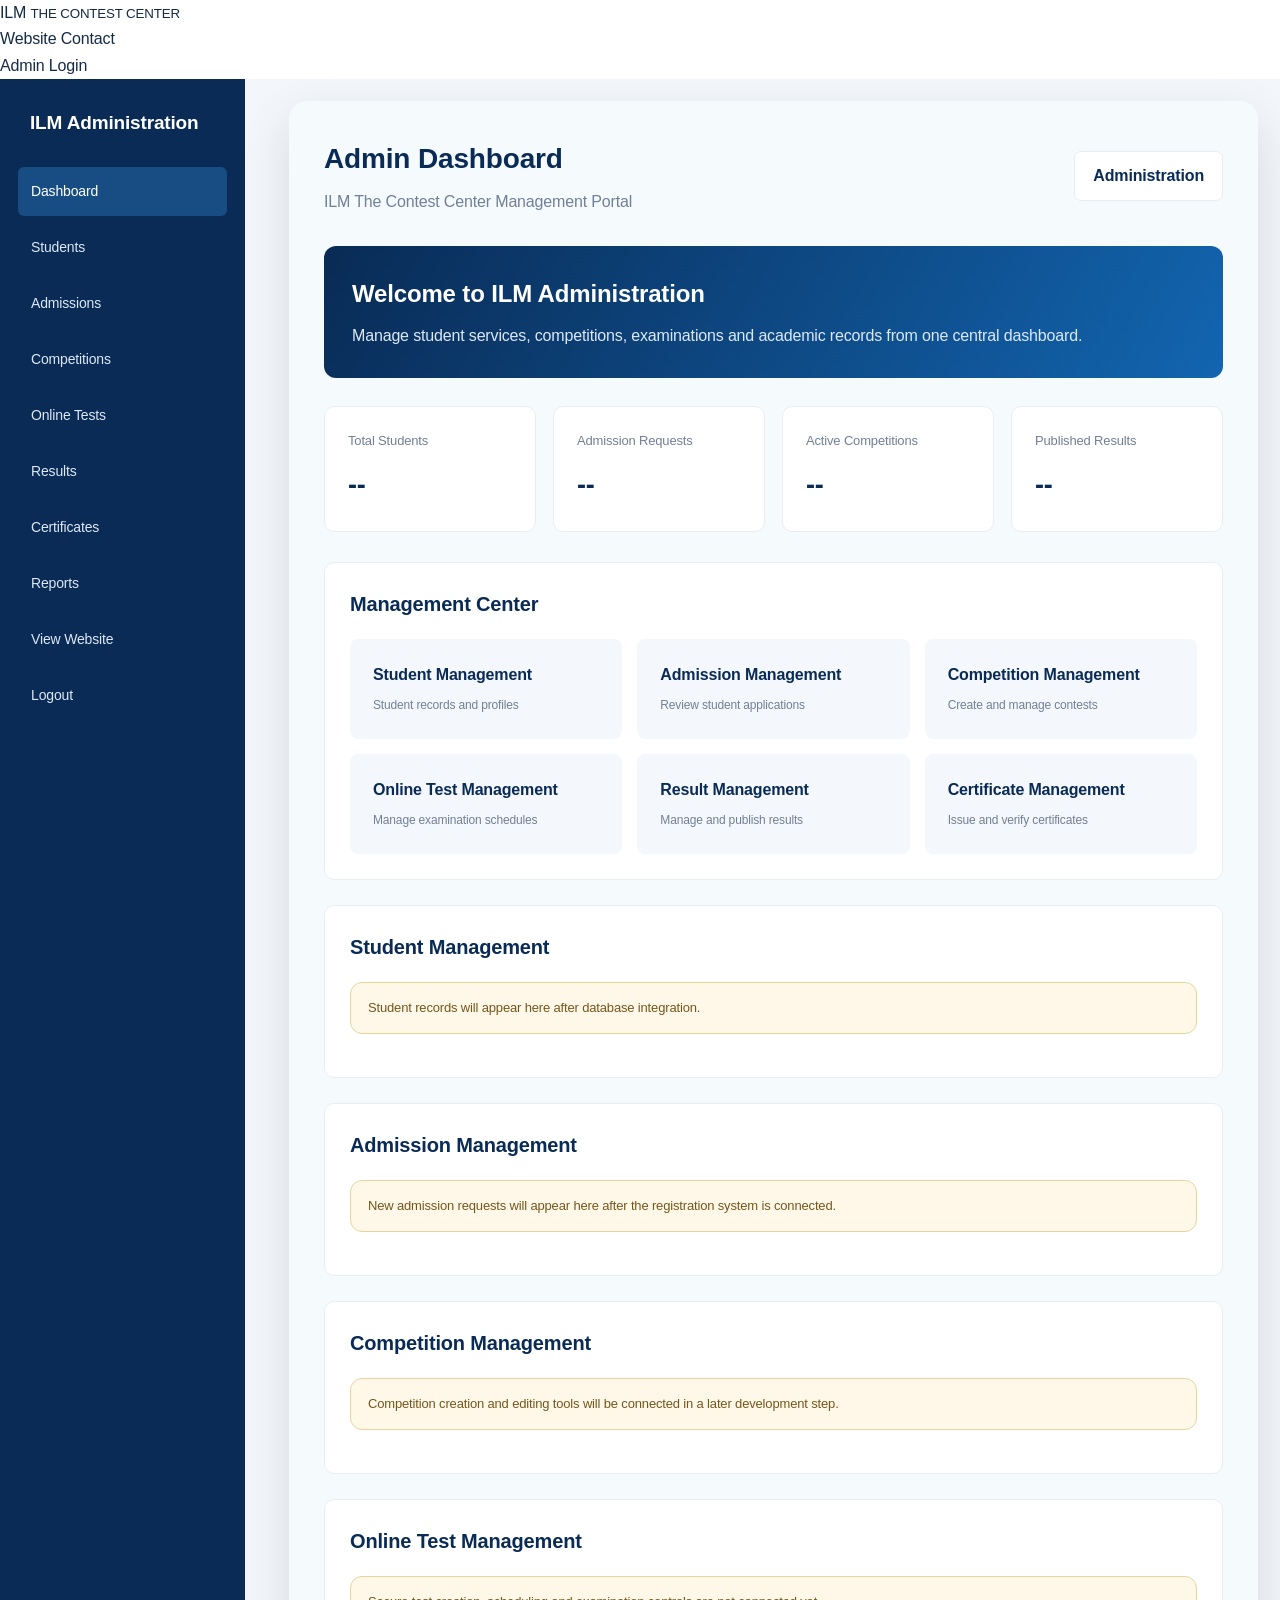
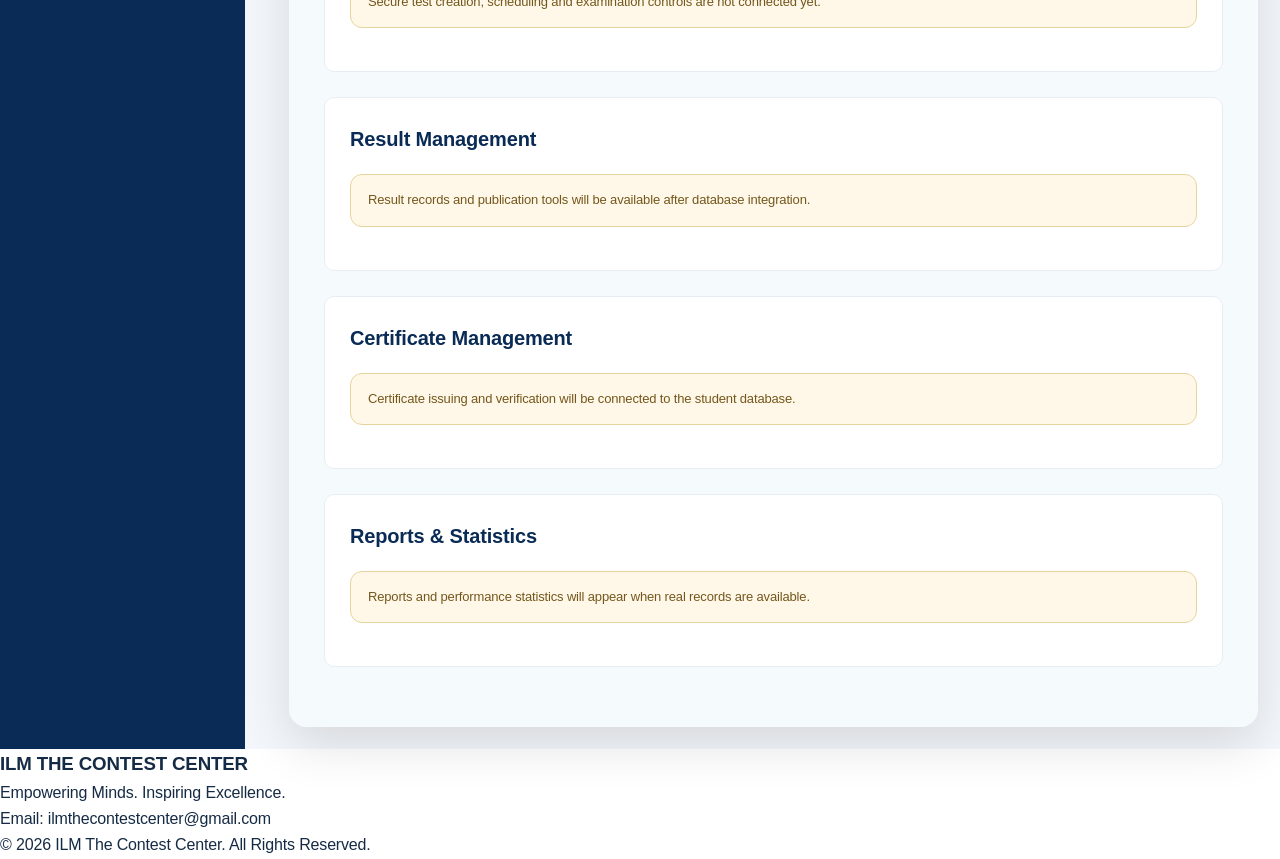
<file: admin-dashbord.html>
<!DOCTYPE html>
<html lang="en">
<head>
    <meta charset="UTF-8">
    <meta name="viewport" content="width=device-width, initial-scale=1.0">
    <title>Admin Dashboard | ILM The Contest Center</title>
    <link rel="stylesheet" href="style.css">

    <style>
        body {
            background: #f3f6fb;
        }

        .admin-layout {
            display: grid;
            grid-template-columns: 245px 1fr;
            min-height: 85vh;
        }

        .admin-sidebar {
            background: #092b55;
            padding: 28px 18px;
            color: white;
        }

        .admin-sidebar h3 {
            font-size: 19px;
            margin-bottom: 28px;
            padding: 0 12px;
        }

        .admin-sidebar a {
            display: block;
            padding: 13px;
            margin-bottom: 7px;
            border-radius: 6px;
            text-decoration: none;
            color: #dce8f6;
            font-size: 14px;
        }

        .admin-sidebar a:hover,
        .admin-sidebar a.active {
            background: #174d83;
            color: white;
        }

        .admin-main {
            padding: 35px;
            min-width: 0;
        }

        .admin-top {
            display: flex;
            justify-content: space-between;
            align-items: center;
            gap: 15px;
            flex-wrap: wrap;
            margin-bottom: 30px;
        }

        .admin-top h1 {
            color: #092b55;
            font-size: 28px;
        }

        .admin-top p {
            color: #718096;
            margin-top: 7px;
        }

        .admin-label {
            padding: 11px 18px;
            background: #fff;
            border: 1px solid #e8edf4;
            color: #092b55;
            border-radius: 7px;
            font-weight: bold;
        }

        .admin-welcome {
            padding: 28px;
            border-radius: 12px;
            background: linear-gradient(120deg, #092b55, #1265b0);
            color: white;
            margin-bottom: 28px;
        }

        .admin-welcome h2 {
            margin-bottom: 10px;
        }

        .admin-welcome p {
            color: #dce8f6;
        }

        .stats-grid {
            display: grid;
            grid-template-columns: repeat(4, 1fr);
            gap: 17px;
            margin-bottom: 30px;
        }

        .stat-card {
            padding: 23px;
            background: white;
            border: 1px solid #e8edf4;
            border-radius: 10px;
        }

        .stat-card p {
            color: #718096;
            font-size: 13px;
            margin-bottom: 12px;
        }

        .stat-card h2 {
            color: #092b55;
            font-size: 27px;
        }

        .admin-panel {
            background: white;
            padding: 25px;
            border-radius: 10px;
            border: 1px solid #e8edf4;
            margin-bottom: 25px;
        }

        .admin-panel h2 {
            color: #092b55;
            font-size: 20px;
            margin-bottom: 18px;
        }

        .management-grid {
            display: grid;
            grid-template-columns: repeat(3, 1fr);
            gap: 15px;
        }

        .management-card {
            background: #f4f7fc;
            padding: 22px;
            border-radius: 8px;
            text-decoration: none;
            color: #092b55;
            font-weight: bold;
            border: 1px solid transparent;
        }

        .management-card:hover {
            border-color: #b58b35;
            background: #edf3fb;
        }

        .management-card span {
            display: block;
            color: #718096;
            font-size: 12px;
            font-weight: normal;
            margin-top: 8px;
        }

        .notice {
            background: #fff8e8;
            padding: 16px;
            border-radius: 7px;
            color: #74571c;
            font-size: 13px;
            line-height: 1.7;
        }

        @media(max-width:1000px) {
            .stats-grid {
                grid-template-columns: repeat(2, 1fr);
            }

            .management-grid {
                grid-template-columns: repeat(2, 1fr);
            }
        }

        @media(max-width:700px) {
            .admin-layout {
                grid-template-columns: 1fr;
            }

            .admin-sidebar {
                padding: 15px;
            }

            .admin-sidebar h3 {
                margin-bottom: 10px;
            }

            .admin-sidebar a {
                display: inline-block;
                padding: 10px;
                margin: 3px;
            }

            .admin-main {
                padding: 20px 15px;
            }

            .management-grid {
                grid-template-columns: 1fr;
            }

            .stats-grid {
                gap: 10px;
            }

            .stat-card {
                padding: 16px;
            }
        }
    </style>
</head>

<body class="page-admin-dashboard">

<header class="header">
    <a href="index.html" class="logo">
        <span>ILM</span>
        <small>THE CONTEST CENTER</small>
    </a>

    <nav>
        <a href="index.html">Website</a>
        <a href="contact.html">Contact</a>
    </nav>

    <a href="login.html" class="login-btn">Admin Login</a>
</header>

<main>

    <div class="admin-layout">

        <aside class="admin-sidebar">

            <h3>ILM Administration</h3>

            <a href="admin-dashboard.html" class="active">
                Dashboard
            </a>

            <a href="#students">Students</a>
            <a href="#admissions">Admissions</a>
            <a href="#competitions">Competitions</a>
            <a href="#tests">Online Tests</a>
            <a href="#results">Results</a>
            <a href="#certificates">Certificates</a>
            <a href="#reports">Reports</a>
            <a href="index.html">View Website</a>
            <a href="login.html">Logout</a>

        </aside>

        <section class="admin-main">

            <div class="admin-top">

                <div>
                    <h1>Admin Dashboard</h1>
                    <p>ILM The Contest Center Management Portal</p>
                </div>

                <div class="admin-label">
                    Administration
                </div>

            </div>

            <div class="admin-welcome">
                <h2>Welcome to ILM Administration</h2>
                <p>
                    Manage student services, competitions,
                    examinations and academic records
                    from one central dashboard.
                </p>
            </div>

            <div class="stats-grid">

                <div class="stat-card">
                    <p>Total Students</p>
                    <h2>--</h2>
                </div>

                <div class="stat-card">
                    <p>Admission Requests</p>
                    <h2>--</h2>
                </div>

                <div class="stat-card">
                    <p>Active Competitions</p>
                    <h2>--</h2>
                </div>

                <div class="stat-card">
                    <p>Published Results</p>
                    <h2>--</h2>
                </div>

            </div>

            <div class="admin-panel">

                <h2>Management Center</h2>

                <div class="management-grid">

                    <a href="#students" class="management-card">
                        Student Management
                        <span>Student records and profiles</span>
                    </a>

                    <a href="#admissions" class="management-card">
                        Admission Management
                        <span>Review student applications</span>
                    </a>

                    <a href="#competitions" class="management-card">
                        Competition Management
                        <span>Create and manage contests</span>
                    </a>

                    <a href="#tests" class="management-card">
                        Online Test Management
                        <span>Manage examination schedules</span>
                    </a>

                    <a href="#results" class="management-card">
                        Result Management
                        <span>Manage and publish results</span>
                    </a>

                    <a href="#certificates" class="management-card">
                        Certificate Management
                        <span>Issue and verify certificates</span>
                    </a>

                </div>

            </div>

            <div class="admin-panel" id="students">
                <h2>Student Management</h2>
                <div class="notice">
                    Student records will appear here after
                    database integration.
                </div>
            </div>

            <div class="admin-panel" id="admissions">
                <h2>Admission Management</h2>
                <div class="notice">
                    New admission requests will appear here
                    after the registration system is connected.
                </div>
            </div>

            <div class="admin-panel" id="competitions">
                <h2>Competition Management</h2>
                <div class="notice">
                    Competition creation and editing tools
                    will be connected in a later development step.
                </div>
            </div>

            <div class="admin-panel" id="tests">
                <h2>Online Test Management</h2>
                <div class="notice">
                    Secure test creation, scheduling and
                    examination controls are not connected yet.
                </div>
            </div>

            <div class="admin-panel" id="results">
                <h2>Result Management</h2>
                <div class="notice">
                    Result records and publication tools
                    will be available after database integration.
                </div>
            </div>

            <div class="admin-panel" id="certificates">
                <h2>Certificate Management</h2>
                <div class="notice">
                    Certificate issuing and verification
                    will be connected to the student database.
                </div>
            </div>

            <div class="admin-panel" id="reports">
                <h2>Reports & Statistics</h2>
                <div class="notice">
                    Reports and performance statistics
                    will appear when real records are available.
                </div>
            </div>

        </section>

    </div>

</main>

<footer>
    <h3>ILM THE CONTEST CENTER</h3>
    <p>Empowering Minds. Inspiring Excellence.</p>
    <p>Email: ilmthecontestcenter@gmail.com</p>
    <p>© 2026 ILM The Contest Center. All Rights Reserved.</p>
</footer>

</body>
</html>
</file>
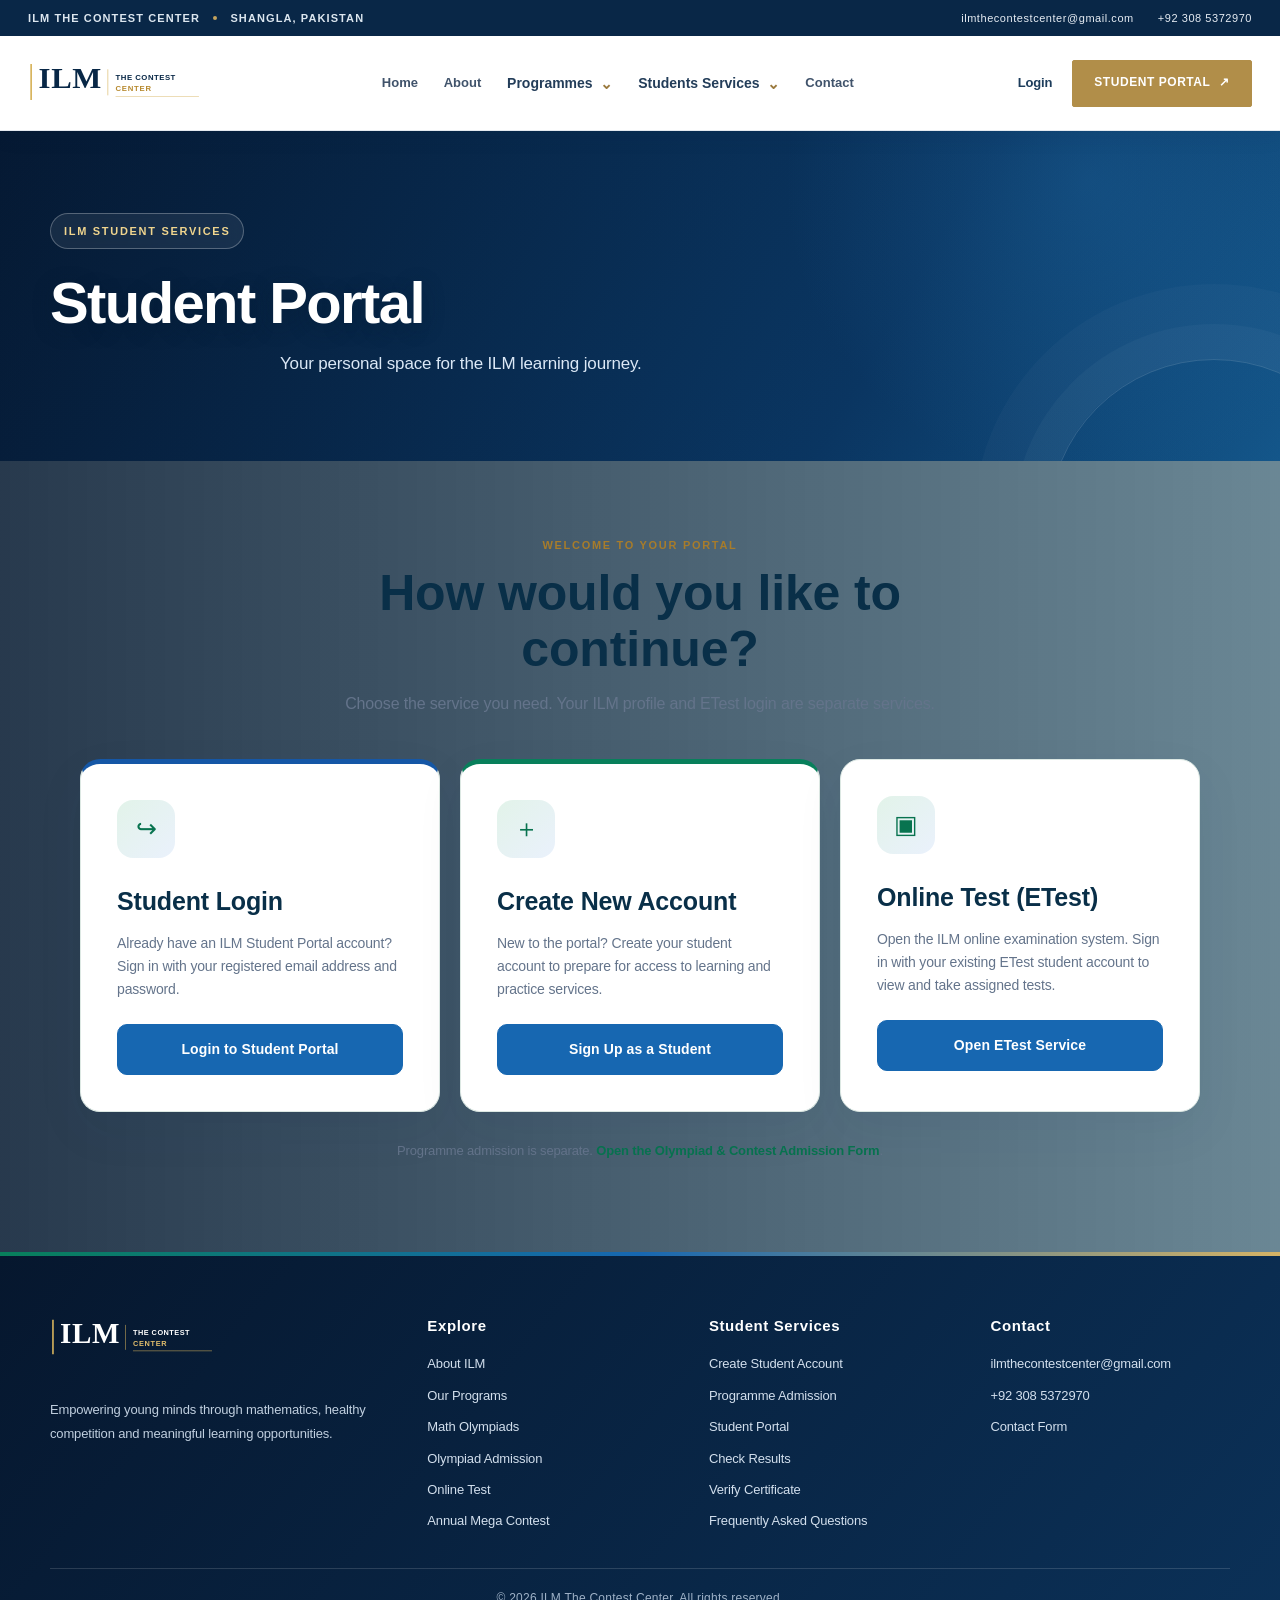
<file: portal.html>
<!doctype html>
<html lang="en">
<head>
<meta charset="utf-8"><meta name="viewport" content="width=device-width,initial-scale=1">
<meta name="description" content="Choose how to access the ILM Student Portal.">
<meta name="theme-color" content="#073b46">
<title>Student Portal | ILM The Contest Center</title>
<link rel="stylesheet" href="style.css">
<style>
.portal-section{padding:75px 0 90px;min-height:72vh}
.portal-heading{text-align:center;max-width:760px;margin:0 auto 42px}
.portal-heading h1{font-size:clamp(34px,5vw,50px);color:#092f48;line-height:1.12;margin:10px 0 14px}
.portal-heading p{color:var(--muted)}
.portal-options{display:grid;grid-template-columns:repeat(3,minmax(0,1fr));gap:20px;max-width:1120px;margin:auto}
.portal-option{position:relative;overflow:hidden;background:#fff;border:1px solid #dce8e3;border-radius:20px;padding:36px;box-shadow:0 18px 48px #082d5012;transition:transform .2s,box-shadow .2s}
.portal-option:hover{transform:translateY(-5px);box-shadow:0 25px 55px #082d5020}
.portal-icon{width:58px;height:58px;border-radius:16px;display:grid;place-items:center;font-size:25px;background:linear-gradient(135deg,#e2f3e9,#eaf1fc);color:#08734f;margin-bottom:23px}
.portal-option h2{font-size:25px;color:#092f48;margin-bottom:10px}
.portal-option p{font-size:14px;color:var(--muted);min-height:70px}
.portal-option .btn{margin-top:22px;width:100%}
.portal-option.login{border-top:5px solid #1557a6}
.portal-option.signup{border-top:5px solid #087f5b}\n.portal-option.etest{border-top:5px solid #c9a24e}\n.portal-option.etest .portal-icon{background:linear-gradient(135deg,#fff2d4,#f5e6bf);color:#765615}
.portal-note{text-align:center;margin:28px auto 0;color:var(--muted);font-size:13px}
.portal-note a{color:#08734f;font-weight:800}
@media(max-width:650px){.portal-section{padding:48px 0 60px}.portal-options{grid-template-columns:1fr}.portal-option{padding:27px}.portal-option p{min-height:0}}
</style>
</head>
<body class="page-portal">
<header id="site-header"></header>
<main>
<section class="page-hero"><div class="container"><span class="eyebrow">ILM Student Services</span><h1>Student Portal</h1><p>Your personal space for the ILM learning journey.</p></div></section>
<section class="portal-section"><div class="container">
<div class="portal-heading"><span class="tag">Welcome to your portal</span><h1>How would you like to continue?</h1><p>Choose the service you need. Your ILM profile and ETest login are separate services.</p></div>
<div class="portal-options">
<article class="portal-option login"><div class="portal-icon">↪</div><h2>Student Login</h2><p>Already have an ILM Student Portal account? Sign in with your registered email address and password.</p><a class="btn btn-blue" href="login.html">Login to Student Portal</a></article>
<article class="portal-option signup"><div class="portal-icon">＋</div><h2>Create New Account</h2><p>New to the portal? Create your student account to prepare for access to learning and practice services.</p><a class="btn btn-primary" href="signup.html">Sign Up as a Student</a></article><article class="portal-option etest"><div class="portal-icon">▣</div><h2>Online Test (ETest)</h2><p>Open the ILM online examination system. Sign in with your existing ETest student account to view and take assigned tests.</p><a class="btn btn-primary" href="https://malakaimal.github.io/etest/" target="_blank" rel="noopener noreferrer">Open ETest Service</a></article>
</div>
<p class="portal-note">Programme admission is separate. <a href="admission.html">Open the Olympiad & Contest Admission Form</a>.</p>
</div></section>
</main>
<footer id="site-footer"></footer>
<script src="script.js"></script>
</body></html>
</file>
<file: style.css>
:root{--navy:#08284f;--blue:#1769aa;--gold:#d6ad55;--ink:#1b2b40;--muted:#68788d;--pale:#f3f7fc;--line:#e3eaf2;--white:#fff;--shadow:0 16px 45px rgba(8,40,79,.09)}
*{box-sizing:border-box;margin:0;padding:0}html{scroll-behavior:smooth}body{font-family:Inter,Arial,sans-serif;color:var(--ink);line-height:1.65;background:#fff}a{color:inherit;text-decoration:none}img{max-width:100%;display:block}button,input,select,textarea{font:inherit}button,a{ -webkit-tap-highlight-color:transparent}.container{width:min(1160px,90%);margin:auto}.site-header{position:sticky;top:0;z-index:100;background:#fff;border-bottom:1px solid var(--line);box-shadow:0 4px 22px #08284f0b}.nav-wrap{min-height:82px;display:flex;align-items:center;justify-content:space-between;gap:24px}.brand{display:flex;flex-direction:column;line-height:1}.brand strong{font-size:31px;letter-spacing:2px;color:var(--navy);font-weight:900}.brand small{font-size:9px;letter-spacing:1.7px;color:#a77c25;font-weight:800;margin-top:5px}.nav-links{display:flex;align-items:center;gap:21px}.nav-links a{font-size:13px;font-weight:700;color:#33465d;transition:.2s}.nav-links a:hover,.nav-links a.active{color:var(--blue)}.nav-actions{display:flex;align-items:center;gap:10px}.menu-toggle{display:none;border:1px solid var(--line);background:#fff;border-radius:8px;padding:9px 12px;color:var(--navy);font-size:20px}.btn{display:inline-flex;align-items:center;justify-content:center;gap:8px;padding:12px 21px;border-radius:7px;border:1px solid transparent;font-weight:800;font-size:14px;cursor:pointer;transition:.2s}.btn-primary{background:var(--gold);color:var(--navy)}.btn-primary:hover{background:#e8c879;transform:translateY(-2px)}.btn-blue{background:var(--navy);color:#fff}.btn-blue:hover{background:var(--blue)}.btn-outline{border-color:#ffffff80;color:#fff}.btn-outline:hover{background:#fff;color:var(--navy)}.btn-light{border-color:var(--line);color:var(--navy);background:#fff}.hero{background:radial-gradient(circle at 80% 20%,#2478b8 0,transparent 34%),linear-gradient(115deg,#061d3a,#0b3d70 72%,#125b91);color:#fff;padding:100px 0 92px;overflow:hidden}.hero-grid{display:grid;grid-template-columns:1.2fr .8fr;gap:55px;align-items:center}.eyebrow{display:inline-block;color:var(--gold);font-size:12px;font-weight:900;letter-spacing:2px;text-transform:uppercase;margin-bottom:16px}.hero h1{font-size:clamp(38px,5.5vw,65px);line-height:1.08;letter-spacing:-1.5px;max-width:750px;margin-bottom:22px}.hero p{font-size:17px;color:#dce8f6;max-width:650px;margin-bottom:28px}.hero-actions{display:flex;flex-wrap:wrap;gap:12px}.hero-panel{background:#ffffff12;border:1px solid #ffffff2a;border-radius:18px;padding:30px;backdrop-filter:blur(8px)}.hero-panel .big-mark{font-size:70px;line-height:1;font-weight:900;color:#fff;letter-spacing:4px}.hero-panel .gold-line{height:4px;width:65px;background:var(--gold);margin:16px 0}.hero-panel h3{font-size:21px;margin-bottom:8px}.hero-panel p{font-size:14px;margin:0}.section{padding:78px 0}.section-soft{background:var(--pale)}.section-heading{text-align:center;max-width:760px;margin:0 auto 38px}.section-heading h2{font-size:clamp(27px,3.5vw,39px);line-height:1.2;color:var(--navy);margin-bottom:13px}.section-heading p{color:var(--muted)}.tag{color:#a77c25;font-size:11px;font-weight:900;letter-spacing:1.8px;text-transform:uppercase;margin-bottom:10px;display:block}.grid-3{display:grid;grid-template-columns:repeat(3,1fr);gap:22px}.grid-2{display:grid;grid-template-columns:repeat(2,1fr);gap:22px}.card{background:#fff;border:1px solid var(--line);border-radius:13px;padding:27px;box-shadow:0 8px 28px #08284f08}.card h3{font-size:20px;color:var(--navy);margin-bottom:9px}.card p{font-size:14px;color:var(--muted)}.card .card-link{display:inline-block;margin-top:18px;color:var(--blue);font-size:13px;font-weight:800}.icon-box{width:44px;height:44px;border-radius:11px;background:#f8f0dc;color:#936c1e;display:grid;place-items:center;font-size:20px;margin-bottom:18px}.stats{display:grid;grid-template-columns:repeat(4,1fr);gap:15px;margin-top:35px}.stat{padding:22px;text-align:center;border:1px solid #ffffff2c;border-radius:12px;background:#ffffff0d}.stat strong{display:block;color:var(--gold);font-size:28px}.stat span{font-size:12px;color:#e1ebf6}.page-hero{background:linear-gradient(115deg,#08284f,#1769aa);color:#fff;text-align:center;padding:70px 0}.page-hero h1{font-size:clamp(32px,4vw,49px);margin-bottom:10px}.page-hero p{color:#e0ebf7;max-width:720px;margin:auto}.content-copy{max-width:850px;margin:auto;color:var(--muted)}.content-copy h2{color:var(--navy);font-size:29px;margin:28px 0 12px}.content-copy p{margin:0 0 15px}.list-check{padding-left:20px;color:var(--muted)}.list-check li{margin:8px 0}.cta-band{background:var(--navy);color:#fff;padding:55px 0}.cta-row{display:flex;align-items:center;justify-content:space-between;gap:25px}.cta-row h2{font-size:clamp(24px,3vw,34px);line-height:1.2}.cta-row p{color:#cbd9e8;margin-top:8px}.site-footer{background:#051a33;color:#d8e2ed;padding:52px 0 20px}.footer-grid{display:grid;grid-template-columns:1.4fr 1fr 1fr 1fr;gap:35px}.footer-brand strong{font-size:27px;letter-spacing:2px;color:#fff}.footer-brand small{display:block;color:var(--gold);font-size:9px;letter-spacing:1.5px;font-weight:800}.site-footer h4{color:#fff;margin-bottom:14px}.site-footer p,.site-footer a{font-size:13px;color:#bac9d9}.footer-links{display:grid;gap:8px}.site-footer a:hover{color:var(--gold)}.footer-bottom{border-top:1px solid #ffffff1c;margin-top:35px;padding-top:18px;text-align:center;color:#94a9bf;font-size:12px}.form-card{max-width:850px;margin:auto;background:#fff;border:1px solid var(--line);border-radius:15px;padding:34px;box-shadow:var(--shadow)}.form-grid{display:grid;grid-template-columns:repeat(2,1fr);gap:16px}.field{margin-bottom:16px}.field.full{grid-column:1/-1}.field label{display:block;font-size:13px;font-weight:800;color:var(--navy);margin-bottom:7px}.field input,.field select,.field textarea{width:100%;border:1px solid #d8e1eb;border-radius:7px;padding:12px 13px;background:#fff;color:var(--ink);outline:none}.field textarea{min-height:120px;resize:vertical}.field input:focus,.field select:focus,.field textarea:focus{border-color:var(--blue);box-shadow:0 0 0 3px #1769aa16}.form-message{padding:12px 14px;border-radius:8px;margin:15px 0;font-size:13px;display:none;background:#edf5ff;color:#164c7b}.form-message.error{display:block;background:#fff0f0;color:#9c2828}.form-message.success{display:block;background:#eef9f0;color:#216b36}.form-actions{display:flex;align-items:center;gap:14px;flex-wrap:wrap}.muted{color:var(--muted);font-size:13px}.table-wrap{overflow:auto;border:1px solid var(--line);border-radius:10px;background:#fff}table{width:100%;border-collapse:collapse;min-width:620px}th,td{text-align:left;padding:13px 15px;border-bottom:1px solid var(--line);font-size:13px}th{background:#f5f8fc;color:var(--navy);font-weight:900}td{color:#4d5e72}.badge{display:inline-block;border-radius:30px;padding:4px 9px;background:#edf5ff;color:#175b92;font-size:11px;font-weight:800}.dashboard-layout{display:grid;grid-template-columns:240px 1fr;gap:25px}.side-card{background:var(--navy);color:#fff;padding:24px;border-radius:12px;height:max-content}.side-card a{display:block;padding:9px 0;color:#d9e6f4;font-size:13px}.side-card a:hover{color:var(--gold)}.dashboard-main{min-width:0}.dashboard-top{display:flex;align-items:center;justify-content:space-between;gap:15px;margin-bottom:25px}.dashboard-top h2{color:var(--navy)}.empty-state{padding:25px;text-align:center;color:var(--muted);background:var(--pale);border-radius:9px;font-size:14px}.notice{padding:14px 16px;background:#fff8e7;border:1px solid #f0dfb7;border-radius:9px;color:#77591d;font-size:13px;margin-bottom:18px}.hidden{display:none!important}.text-center{text-align:center}.spacer-top{margin-top:25px}
@media(max-width:980px){.nav-links{gap:12px}.nav-links a{font-size:12px}.grid-3{grid-template-columns:repeat(2,1fr)}.footer-grid{grid-template-columns:repeat(2,1fr)}.hero-grid{grid-template-columns:1fr .75fr;gap:25px}}
@media(max-width:760px){.nav-wrap{min-height:72px;flex-wrap:wrap}.menu-toggle{display:block}.nav-links{display:none;order:4;width:100%;padding:10px 0 18px;flex-direction:column;align-items:flex-start}.nav-links.open{display:flex}.nav-actions{margin-left:auto}.hero{padding:72px 0}.hero-grid{grid-template-columns:1fr}.hero-panel{max-width:450px}.section{padding:58px 0}.stats{grid-template-columns:repeat(2,1fr)}.grid-3,.grid-2{grid-template-columns:1fr}.cta-row{align-items:flex-start;flex-direction:column}.dashboard-layout{grid-template-columns:1fr}.side-card{display:grid;grid-template-columns:repeat(2,1fr);gap:4px}.form-card{padding:23px 18px}.form-grid{grid-template-columns:1fr}.field.full{grid-column:auto}}
@media(max-width:480px){.container{width:91%}.brand strong{font-size:26px}.nav-actions .btn{padding:9px 12px;font-size:12px}.hero h1{font-size:39px}.hero-panel{padding:22px}.footer-grid{grid-template-columns:1fr}.stats{gap:9px}.stat{padding:16px 8px}}


/* ILM premium visual refresh */
:root{
  --navy:#071b35;--blue:#1557a6;--gold:#c9a24e;--ink:#17263b;
  --muted:#66758a;--pale:#f4f7fb;--line:#e1e8f1;
  --shadow:0 22px 60px rgba(7,27,53,.10)
}
body{
  background-color:#f8fafd;
  background-image:radial-gradient(circle at 8% 8%,rgba(21,87,166,.045),transparent 25%),
    radial-gradient(circle at 92% 32%,rgba(201,162,78,.055),transparent 23%);
}
.site-header{background:rgba(255,255,255,.94);backdrop-filter:blur(18px);border-bottom:1px solid rgba(225,232,241,.85);box-shadow:0 8px 30px rgba(7,27,53,.055)}
.brand strong{letter-spacing:3px;font-size:33px}
.brand small{letter-spacing:2.1px}
.nav-links a{position:relative;padding:10px 0}
.nav-links a:after{content:"";position:absolute;left:0;bottom:2px;width:0;height:2px;background:var(--gold);transition:width .25s}
.nav-links a:hover:after,.nav-links a.active:after{width:100%}
.btn{border-radius:9px;box-shadow:0 5px 15px rgba(7,27,53,.07)}
.btn-primary{background:linear-gradient(135deg,#e3c77f,#c49a43);color:#102746}
.btn-primary:hover{box-shadow:0 10px 24px rgba(201,162,78,.25)}
.btn-blue{background:linear-gradient(135deg,#123f78,#1c68b5)}
.hero{
  position:relative;isolation:isolate;
  background:
    radial-gradient(ellipse at 82% 18%,rgba(53,131,204,.34),transparent 32%),
    radial-gradient(ellipse at 12% 92%,rgba(201,162,78,.13),transparent 30%),
    linear-gradient(125deg,#06162c 0%,#092b52 54%,#104b80 100%);
  padding:112px 0 104px
}
.hero:before{
  content:"";position:absolute;inset:0;z-index:-1;opacity:.16;pointer-events:none;
  background-image:linear-gradient(rgba(255,255,255,.16) 1px,transparent 1px),linear-gradient(90deg,rgba(255,255,255,.16) 1px,transparent 1px);
  background-size:48px 48px;mask-image:linear-gradient(90deg,#000,transparent 90%)
}
.hero:after{content:"";position:absolute;width:360px;height:360px;border:1px solid rgba(255,255,255,.12);border-radius:50%;right:-120px;bottom:-210px;box-shadow:0 0 0 35px rgba(255,255,255,.025),0 0 0 75px rgba(255,255,255,.02);z-index:-1}
.hero h1{letter-spacing:-2px}
.hero-panel{background:linear-gradient(145deg,rgba(255,255,255,.14),rgba(255,255,255,.045));border:1px solid rgba(255,255,255,.22);box-shadow:0 25px 70px rgba(0,0,0,.15);backdrop-filter:blur(16px)}
.hero-panel .big-mark{letter-spacing:7px;text-shadow:0 10px 30px rgba(0,0,0,.15)}
.section{position:relative}
.section-soft{background:linear-gradient(180deg,#f2f6fb,#f8fafd)}
.section-heading h2{letter-spacing:-.8px}
.card{border-radius:17px;padding:30px;border-color:rgba(218,228,240,.9);box-shadow:0 12px 34px rgba(7,27,53,.045);transition:transform .25s,box-shadow .25s,border-color .25s}
.card:hover{transform:translateY(-6px);box-shadow:0 22px 48px rgba(7,27,53,.10);border-color:rgba(201,162,78,.55)}
.icon-box{background:linear-gradient(135deg,#f8f0dc,#fffaf0);border:1px solid #efe2c3}
.tag{letter-spacing:2.2px}
.page-hero{position:relative;overflow:hidden;background:radial-gradient(circle at 85% 15%,rgba(76,145,210,.25),transparent 30%),linear-gradient(120deg,#071b35,#124b83)}
.page-hero:after{content:"";position:absolute;width:250px;height:250px;border:1px solid #ffffff20;border-radius:50%;right:-90px;bottom:-160px;box-shadow:0 0 0 28px #ffffff08,0 0 0 58px #ffffff06}
.cta-band{background:radial-gradient(circle at 90% 10%,rgba(38,111,178,.3),transparent 30%),linear-gradient(120deg,#071b35,#0d345f)}
.site-footer{background:linear-gradient(145deg,#041326,#071f3c)}
.form-card{border-radius:18px;box-shadow:0 22px 65px rgba(7,27,53,.09)}
.field input,.field select,.field textarea{border-radius:9px}
.table-wrap{border-radius:13px;box-shadow:0 12px 30px rgba(7,27,53,.04)}
th{background:#edf3fa}
.dashboard-layout .side-card{background:linear-gradient(160deg,#071b35,#124b83);box-shadow:0 14px 35px rgba(7,27,53,.15)}
/* Reusable premium homepage feature blocks */
.feature-strip{display:grid;grid-template-columns:repeat(4,1fr);gap:14px;margin-top:-32px;position:relative;z-index:2}
.feature-tile{background:#fff;border:1px solid var(--line);border-radius:14px;padding:20px;box-shadow:0 14px 38px rgba(7,27,53,.08)}
.feature-tile strong{display:block;color:var(--navy);font-size:15px;margin-bottom:4px}
.feature-tile span{font-size:12px;color:var(--muted)}
.steps-grid{display:grid;grid-template-columns:repeat(3,1fr);gap:20px}
.step-card{padding:26px;border-radius:15px;background:#fff;border:1px solid var(--line)}
.step-number{display:grid;place-items:center;width:38px;height:38px;border-radius:50%;background:#f7efd9;color:#8a6824;font-weight:900;margin-bottom:15px}
.service-card{display:flex;gap:16px;align-items:flex-start}
.service-card .icon-box{flex:0 0 44px}
.service-card h3{margin-bottom:5px}
@media(max-width:760px){.feature-strip{grid-template-columns:repeat(2,1fr);margin-top:-20px}.steps-grid{grid-template-columns:1fr}.hero{padding:78px 0 72px}}
@media(max-width:420px){.feature-strip{grid-template-columns:1fr 1fr}.feature-tile{padding:15px 12px}.brand strong{font-size:29px}}
@media(prefers-reduced-motion:reduce){*,*:before,*:after{scroll-behavior:auto!important;animation-duration:.01ms!important;transition-duration:.01ms!important}}


/* Accessibility and quality-of-life details */
.ilm-skip-link{position:fixed;top:-60px;left:14px;z-index:1000;background:#fff;color:var(--navy);padding:10px 15px;border-radius:8px;box-shadow:var(--shadow);font-weight:800}
.ilm-skip-link:focus{top:14px}
.ilm-back-to-top{position:fixed;right:22px;bottom:22px;z-index:90;width:46px;height:46px;border:0;border-radius:50%;background:linear-gradient(135deg,#e3c77f,#c49a43);color:#102746;font-size:24px;font-weight:900;box-shadow:0 8px 24px rgba(7,27,53,.2);cursor:pointer;opacity:0;visibility:hidden;transform:translateY(10px);transition:.25s}
.ilm-back-to-top.visible{opacity:1;visibility:visible;transform:translateY(0)}
.ilm-back-to-top:hover{transform:translateY(-3px)}
:focus-visible{outline:3px solid #d4ad58;outline-offset:3px}
::selection{background:#d9bd78;color:#071b35}


/* ILM green + blue + gold identity with subtle animated backgrounds */
:root{
  --green:#13835b;
  --green-dark:#07543f;
  --blue:#1557a6;
  --navy:#082744;
  --gold:#d2ad58;
  --pale:#f2f8f5;
}
body{
  background-color:#f7fbf9;
  background-image:
    radial-gradient(ellipse at 12% 18%,rgba(19,131,91,.11),transparent 34%),
    radial-gradient(ellipse at 88% 38%,rgba(21,87,166,.09),transparent 32%),
    radial-gradient(ellipse at 52% 92%,rgba(210,173,88,.08),transparent 35%);
  background-size:160% 160%;
  animation:ilmAmbient 22s ease-in-out infinite alternate;
}
@keyframes ilmAmbient{
  0%{background-position:0% 0%}
  50%{background-position:100% 45%}
  100%{background-position:25% 100%}
}
.hero{
  background:
    radial-gradient(ellipse at 82% 18%,rgba(44,154,116,.42),transparent 34%),
    radial-gradient(ellipse at 12% 92%,rgba(210,173,88,.18),transparent 31%),
    linear-gradient(125deg,#062b35 0%,#0b4260 54%,#126b61 100%);
  background-size:140% 140%;
  animation:ilmHeroFlow 18s ease-in-out infinite alternate;
}
@keyframes ilmHeroFlow{
  0%{background-position:0% 20%}
  100%{background-position:100% 80%}
}
.hero:before{
  background-image:
    linear-gradient(rgba(255,255,255,.13) 1px,transparent 1px),
    linear-gradient(90deg,rgba(255,255,255,.13) 1px,transparent 1px);
}
.page-hero{
  background:
    radial-gradient(circle at 82% 12%,rgba(34,153,112,.34),transparent 32%),
    linear-gradient(120deg,#082d3c,#155a83 58%,#117052);
  background-size:150% 150%;
  animation:ilmHeroFlow 20s ease-in-out infinite alternate;
}
.cta-band{
  background:
    radial-gradient(circle at 90% 10%,rgba(25,145,99,.3),transparent 32%),
    linear-gradient(120deg,#062b35,#0c4161 60%,#0c5a4a);
}
.site-footer{background:linear-gradient(145deg,#041d29,#073d38)}
.btn-primary{
  background:linear-gradient(135deg,#e7cc82,#c9a04a);
  color:#102b3b;
}
.btn-blue{background:linear-gradient(135deg,#08734f,#1557a6)}
.nav-links a:hover,.nav-links a.active{color:var(--green)}
.nav-links a:after{background:linear-gradient(90deg,var(--green),var(--gold))}
.tag,.brand small,.site-footer a:hover{color:var(--gold)}
.card:hover{border-color:rgba(19,131,91,.42)}
.icon-box{background:linear-gradient(135deg,#e7f4ed,#fff8e8);color:var(--green-dark);border-color:#d7eadd}
.step-number{background:linear-gradient(135deg,#e2f2e9,#fff4d9);color:var(--green-dark)}
.section-soft{background:linear-gradient(135deg,rgba(232,244,238,.92),rgba(241,247,252,.94),rgba(255,250,236,.78))}
.badge{background:#e6f4ec;color:#086344}
.form-message.success{background:#e8f6ed;color:#12613f}
@media(prefers-reduced-motion:reduce){
  body,.hero,.page-hero{animation:none!important}
}


/* =========================================================
   ILM ALL-PAGES DESIGN SYSTEM v2
   Strong green + blue + gold identity and visible motion
   ========================================================= */
:root{
  --ilm-green:#087f5b;
  --ilm-green-deep:#064b3b;
  --ilm-blue:#1557a6;
  --ilm-blue-deep:#082d50;
  --ilm-gold:#d8b45c;
  --ilm-cream:#fff9e9;
  --ilm-mist:#eef7f3;
}
html{scroll-behavior:smooth}
body{
  position:relative;
  isolation:isolate;
  overflow-x:hidden;
  background:#f5faf7;
}
body:before{
  content:"";
  position:fixed;
  inset:-28%;
  z-index:-1;
  pointer-events:none;
  background:
    radial-gradient(ellipse at 12% 20%,rgba(8,127,91,.19),transparent 28%),
    radial-gradient(ellipse at 82% 25%,rgba(21,87,166,.17),transparent 30%),
    radial-gradient(ellipse at 55% 85%,rgba(216,180,92,.16),transparent 27%),
    radial-gradient(ellipse at 95% 90%,rgba(8,127,91,.10),transparent 24%);
  background-size:160% 160%;
  animation:ilmPageAtmosphere 16s ease-in-out infinite alternate;
}
@keyframes ilmPageAtmosphere{
  0%{transform:translate3d(-2%,0,0) rotate(0deg);background-position:0% 20%}
  50%{transform:translate3d(2%,-1%,0) rotate(2deg);background-position:100% 60%}
  100%{transform:translate3d(-1%,2%,0) rotate(-2deg);background-position:35% 100%}
}
/* Header and navigation */
.site-header{border-bottom:1px solid rgba(8,127,91,.15)}
.brand strong{color:var(--ilm-green-deep)}
.nav-links a{font-weight:750}
.nav-links a.active{color:var(--ilm-green-deep)}
.nav-links a:after{height:3px;border-radius:5px;background:linear-gradient(90deg,var(--ilm-green),var(--ilm-blue),var(--ilm-gold))}
.menu-toggle{border:1px solid rgba(8,127,91,.25);border-radius:9px;background:#edf7f1;color:var(--ilm-green-deep);padding:8px 12px}
/* Every internal page gets a bold, animated banner */
.page-hero{
  isolation:isolate;
  overflow:hidden;
  min-height:245px;
  display:flex;
  align-items:center;
  background:
    radial-gradient(circle at 12% 15%,rgba(31,181,128,.55),transparent 29%),
    radial-gradient(circle at 88% 78%,rgba(216,180,92,.28),transparent 25%),
    linear-gradient(118deg,#063c36 0%,#0b5261 48%,#174f91 100%);
  background-size:180% 180%;
  animation:ilmBannerShift 12s ease-in-out infinite alternate;
}
@keyframes ilmBannerShift{
  0%{background-position:0% 35%}
  100%{background-position:100% 70%}
}
.page-hero:before{
  content:"";
  position:absolute;
  inset:0;
  z-index:-1;
  opacity:.23;
  background-image:linear-gradient(30deg,transparent 48%,#ffffff22 49%,#ffffff22 50%,transparent 51%),linear-gradient(120deg,transparent 48%,#ffffff18 49%,#ffffff18 50%,transparent 51%);
  background-size:42px 42px;
  animation:ilmPatternDrift 24s linear infinite;
}
@keyframes ilmPatternDrift{to{background-position:84px 84px}}
.page-hero:after{
  width:290px;height:290px;right:7%;bottom:-220px;
  border:1px solid rgba(255,255,255,.3);
  box-shadow:0 0 0 24px rgba(255,255,255,.045),0 0 0 54px rgba(255,255,255,.035),0 0 0 86px rgba(255,255,255,.025);
  animation:ilmOrb 9s ease-in-out infinite alternate;
}
@keyframes ilmOrb{to{transform:translate(-35px,-18px) scale(1.12)}}
.page-hero .container{position:relative;z-index:1}
.page-hero .eyebrow{
  display:inline-block;
  color:#ffe7a8;
  font-weight:900;
  letter-spacing:2px;
  text-transform:uppercase;
  font-size:11px;
  padding:8px 13px;
  margin-bottom:13px;
  border:1px solid #ffffff45;
  border-radius:30px;
  background:#ffffff12;
  backdrop-filter:blur(8px);
}
.page-hero h1{color:#fff;text-shadow:0 5px 22px #001c2d55}
.page-hero p{color:#e4f5f0}
/* Sections, cards and content blocks across ALL pages */
main>section:not(.page-hero){position:relative}
.section{padding-top:76px;padding-bottom:76px}
.section-soft{
  background:linear-gradient(120deg,rgba(232,246,238,.82),rgba(238,245,253,.78),rgba(255,249,231,.75));
  border-top:1px solid rgba(8,127,91,.07);
  border-bottom:1px solid rgba(21,87,166,.07);
}
.section-heading{margin-bottom:30px}
.section-heading .tag,.content-copy>.tag,.card>.tag{
  display:inline-flex;
  align-items:center;
  color:var(--ilm-green-deep);
  background:linear-gradient(90deg,#e0f2e8,#edf3fc);
  border:1px solid #d3e8dc;
  border-radius:30px;
  padding:7px 12px;
  font-size:10px;
  font-weight:900;
  letter-spacing:1.7px;
  text-transform:uppercase;
}
.section-heading h2,.content-copy h2{color:#092f48}
.card{
  position:relative;
  overflow:hidden;
  background:rgba(255,255,255,.94);
  border:1px solid rgba(8,127,91,.14);
  box-shadow:0 14px 38px rgba(8,45,65,.07);
}
.card:before{
  content:"";
  position:absolute;
  left:0;top:0;width:100%;height:4px;
  background:linear-gradient(90deg,var(--ilm-green),var(--ilm-blue),var(--ilm-gold));
  opacity:.9;
}
.card:hover{transform:translateY(-7px);box-shadow:0 24px 48px rgba(8,45,65,.13)}
.card h3{color:#0a3d4b}
.card p,.content-copy p{line-height:1.85}
.icon-box{background:linear-gradient(135deg,#e0f3e9,#e9f1fc 68%,#fff5d9);color:var(--ilm-green-deep);border:1px solid #d6e9df}
.card-link{color:var(--ilm-green-deep)!important}
.list-check li::marker{color:var(--ilm-green)}
/* Registration, login, result and contact pages */
.form-card{
  position:relative;
  overflow:hidden;
  background:rgba(255,255,255,.96);
  border:1px solid rgba(8,127,91,.17);
  box-shadow:0 25px 70px rgba(8,45,65,.12);
}
.form-card:before{
  content:"";
  position:absolute;left:0;top:0;right:0;height:6px;
  background:linear-gradient(90deg,var(--ilm-green),var(--ilm-blue),var(--ilm-gold));
}
.form-card .section-heading h2,.form-card>h2{color:#09384b!important}
.field label{color:#104d43}
.field input:focus,.field select:focus,.field textarea:focus{border-color:var(--ilm-green);box-shadow:0 0 0 4px rgba(8,127,91,.12)}
.field input,.field select,.field textarea{background:#fbfdfc}
.btn-primary{background:linear-gradient(120deg,#f0d78f,#d4ad55);color:#17364a}
.btn-blue{background:linear-gradient(120deg,#087b58,#1557a6);box-shadow:0 8px 20px rgba(8,127,91,.2)}
.btn-blue:hover{filter:brightness(1.08);transform:translateY(-2px)}
.notice{background:linear-gradient(100deg,#fff8e6,#eef7f2);border-color:#e7d49c;color:#65501f}
.form-message.success{border:1px solid #c9e8d4}
.badge{background:#e2f3e9;color:#075b40}
/* Dashboard pages */
.dashboard-layout{align-items:start}
.side-card{background:linear-gradient(155deg,#064b3b,#0b5270 70%,#174f91);border:1px solid #ffffff25}
.side-card a{border-radius:7px;padding:10px 12px;transition:background .2s,color .2s}
.side-card a:hover{background:#ffffff17;color:#ffe6a0}
.dashboard-main>.card{margin-bottom:18px}
.stats .card{background:linear-gradient(145deg,#fff,#f0f8f3)}
.stats .card strong{color:var(--ilm-green-deep)}
/* Footer and calls to action */
.cta-band{position:relative;overflow:hidden}
.cta-band:after{content:"";position:absolute;width:330px;height:330px;right:-130px;top:-210px;border:1px solid #ffffff25;border-radius:50%;box-shadow:0 0 0 35px #ffffff08,0 0 0 75px #ffffff06;pointer-events:none}
.site-footer{border-top:4px solid transparent;border-image:linear-gradient(90deg,var(--ilm-green),var(--ilm-blue),var(--ilm-gold)) 1}
.site-footer a:hover{color:#f5d98e}
.footer-brand strong{letter-spacing:4px}
.ilm-back-to-top{background:linear-gradient(135deg,#0a805a,#1557a6 70%,#d8b45c);color:white}
/* FAQ page and other detail lists */
.faq-item{border-color:rgba(8,127,91,.16);box-shadow:0 10px 28px rgba(8,45,65,.06)}
.faq-item[open]{border-color:var(--ilm-green)}
.faq-item summary:after{color:var(--ilm-green)}
.faq-category{color:var(--ilm-green-deep)}
/* Motion remains gentle and is disabled when requested by device settings */
@media(prefers-reduced-motion:reduce){
  body:before,.page-hero,.page-hero:before,.page-hero:after{animation:none!important}
}
@media(max-width:760px){
  .page-hero{min-height:215px;padding:54px 0}
  .section{padding-top:55px;padding-bottom:55px}
  .page-hero:after{right:-110px}
}

/* ILM emblem logo */
.brand{display:flex;align-items:center;flex:0 0 auto;line-height:1}
.brand img{display:block;width:176px;height:72px;object-fit:contain}
.footer-brand img{display:block;width:220px;max-width:100%;height:auto;max-height:110px;object-fit:contain}
.footer-brand>a{display:inline-block}
.footer-brand>a img{display:block;width:166px;height:auto;max-height:150px;object-fit:contain;margin:0 0 12px}
@media(max-width:900px){.brand img{width:150px;height:64px}}
@media(max-width:480px){.brand img{width:132px;height:58px}}


/* ILM animated visual background and premium motion */
.hero{
  background-image:
    linear-gradient(90deg,rgba(4,20,42,.94) 0%,rgba(5,35,69,.82) 52%,rgba(6,39,75,.55) 100%),
    url("assets/ilm-hero-bg.svg");
  background-size:cover,cover;
  background-position:center,center;
  background-repeat:no-repeat;
  animation:ilmHeroAtmosphere 18s ease-in-out infinite alternate;
}
.page-hero{
  background-image:
    linear-gradient(105deg,rgba(5,25,52,.94),rgba(14,76,129,.86)),
    url("assets/ilm-hero-bg.svg");
  background-size:cover;
  background-position:center 46%;
}
.hero-grid>div:first-child{animation:ilmHeroEnter .9s cubic-bezier(.2,.7,.2,1) both}
.hero-panel{animation:ilmPanelEnter 1.1s .12s cubic-bezier(.2,.7,.2,1) both,ilmPanelFloat 7s 1.3s ease-in-out infinite}
.hero .eyebrow{display:inline-flex;padding:8px 14px;border:1px solid rgba(231,199,124,.38);border-radius:30px;background:rgba(255,255,255,.07);backdrop-filter:blur(8px)}
.hero h1{text-wrap:balance;text-shadow:0 8px 32px rgba(0,0,0,.22)}
.hero-actions .btn{transition:transform .25s,box-shadow .25s,background .25s}
.hero-actions .btn:hover{transform:translateY(-4px) scale(1.025);box-shadow:0 14px 30px rgba(0,0,0,.2)}
.hero:before{animation:ilmGridDrift 28s linear infinite}
.card,.step-card,.feature-tile,.form-card{transition:transform .35s cubic-bezier(.2,.7,.2,1),box-shadow .35s,border-color .35s}
.ilm-reveal{opacity:0;transform:translateY(26px) scale(.985);transition:opacity .7s ease,transform .7s cubic-bezier(.2,.7,.2,1)}
.ilm-reveal.is-visible{opacity:1;transform:translateY(0) scale(1)}
.ilm-reveal[data-ilm-delay="1"]{transition-delay:.10s}
.ilm-reveal[data-ilm-delay="2"]{transition-delay:.20s}
.ilm-reveal[data-ilm-delay="3"]{transition-delay:.30s}
.section-heading .tag{animation:ilmTagGlow 4s ease-in-out infinite}
.site-header{transition:box-shadow .25s,background .25s}
.site-header:hover{box-shadow:0 10px 34px rgba(7,27,53,.09)}
@keyframes ilmHeroAtmosphere{0%{background-position:center,48% 50%}100%{background-position:center,54% 46%}}
@keyframes ilmHeroEnter{from{opacity:0;transform:translateY(30px)}to{opacity:1;transform:translateY(0)}}
@keyframes ilmPanelEnter{from{opacity:0;transform:translateX(35px) scale(.97)}to{opacity:1;transform:translateX(0) scale(1)}}
@keyframes ilmPanelFloat{0%,100%{translate:0 0}50%{translate:0 -9px}}
@keyframes ilmGridDrift{from{background-position:0 0,0 0}to{background-position:0 72px,72px 0}}
@keyframes ilmTagGlow{0%,100%{box-shadow:0 0 0 rgba(201,162,78,0)}50%{box-shadow:0 0 18px rgba(201,162,78,.16)}}
@media(prefers-reduced-motion:reduce){
  html{scroll-behavior:auto}
  .hero,.hero:before,.hero-grid>div:first-child,.hero-panel,.section-heading .tag{animation:none!important}
  .ilm-reveal{opacity:1!important;transform:none!important;transition:none!important}
}
@media(max-width:760px){
  .hero{background-position:center,58% center;padding:76px 0}
  .page-hero{background-position:center,60% center}
  .hero-panel{animation:none}
}


/* =========================================================
   ILM PHOTOGRAPHIC PAGE HEROES
   Original ILM layout, inspired by the clear education-site
   presentation style of Great Future Pakistan.
   ========================================================= */
body[class*="page-"] main{position:relative}
body[class*="page-"] .page-hero,
body.page-exam-portal .exam-dashboard-hero,
body.page-exam-admin .exam-dashboard-hero,
body.page-exam-student .exam-hero{
  position:relative;isolation:isolate;overflow:hidden;
  background-size:cover!important;background-position:center 48%!important;
  background-repeat:no-repeat!important;
  min-height:270px;
}
body[class*="page-"] .page-hero:before,
body.page-exam-portal .exam-dashboard-hero:before,
body.page-exam-admin .exam-dashboard-hero:before,
body.page-exam-student .exam-hero:before{
  content:"";position:absolute;inset:0;z-index:-1;
  background:linear-gradient(90deg,rgba(3,23,48,.93),rgba(5,45,78,.77) 58%,rgba(5,35,63,.38));
}
body.page-home .ilm-home-hero{
  background-image:linear-gradient(90deg,rgba(3,20,43,.92),rgba(5,38,70,.58)),url("https://images.unsplash.com/photo-1503676260728-1c00da094a0b?auto=format&fit=crop&w=2000&q=85")!important;
  background-size:cover!important;background-position:center 42%!important;
}
body.page-about .page-hero{
  background-image:url("https://images.unsplash.com/photo-1456513080510-7bf3a84b82f8?auto=format&fit=crop&w=1900&q=85")!important;
}
body.page-olympiads .page-hero{
  background-image:url("https://images.unsplash.com/photo-1509062522246-3755977927d7?auto=format&fit=crop&w=1900&q=85")!important;
}
body.page-programs .program-hero{
  position:relative;isolation:isolate;
  background-image:linear-gradient(90deg,rgba(3,23,48,.94),rgba(5,45,78,.72)),url("https://images.unsplash.com/photo-1509062522246-3755977927d7?auto=format&fit=crop&w=1900&q=85")!important;
  background-size:cover!important;background-position:center 45%!important;
}
body.page-results .page-hero{
  background-image:url("https://images.unsplash.com/photo-1523050854058-8df90110c9f1?auto=format&fit=crop&w=1900&q=85")!important;
}
body.page-certificates .page-hero{
  background-image:url("https://images.unsplash.com/photo-1513258496099-48168024aec0?auto=format&fit=crop&w=1900&q=85")!important;
}
body.page-admission main{
  background:linear-gradient(90deg,rgba(5,27,52,.82),rgba(5,43,72,.58)),url("https://images.unsplash.com/photo-1434030216411-0b793f4b4173?auto=format&fit=crop&w=1900&q=85") center/cover fixed;
  padding:65px 0;
}
body.page-contact .page-hero{
  background-image:url("https://images.unsplash.com/photo-1524995997946-a1c2e315a42f?auto=format&fit=crop&w=1900&q=85")!important;
}
body.page-login main,
body.page-admin-login main,
body.page-signup main,
body.page-portal main{
  background:linear-gradient(90deg,rgba(4,25,48,.86),rgba(7,55,78,.60)),url("https://images.unsplash.com/photo-1516321318423-f06f85e504b3?auto=format&fit=crop&w=1900&q=85") center/cover;
}
body.page-signup .signup-page{background:transparent}
body.page-portal .portal-section{background:transparent}
body.page-admin-dashboard,
body.page-student-dashboard{
  background:linear-gradient(90deg,rgba(4,24,47,.86),rgba(5,49,75,.58)),url("https://images.unsplash.com/photo-1519389950473-47ba0277781c?auto=format&fit=crop&w=1900&q=85") center/cover fixed;
}
body.page-admin-dashboard .admin-main,
body.page-student-dashboard .dashboard-main{
  background:rgba(246,250,253,.91);border-radius:18px;margin:22px;
  box-shadow:0 18px 50px rgba(0,0,0,.12);backdrop-filter:blur(10px);
}
body.page-exam-portal .exam-dashboard-hero{
  background-image:url("https://images.unsplash.com/photo-1509062522246-3755977927d7?auto=format&fit=crop&w=1900&q=85")!important;
}
body.page-exam-admin .exam-dashboard-hero{
  background-image:url("https://images.unsplash.com/photo-1519389950473-47ba0277781c?auto=format&fit=crop&w=1900&q=85")!important;
}
body.page-exam-student .exam-hero{
  background-image:url("https://images.unsplash.com/photo-1434030216411-0b793f4b4173?auto=format&fit=crop&w=1900&q=85")!important;
}
body.page-exam-portal .exam-dashboard-hero,
body.page-exam-admin .exam-dashboard-hero,
body.page-exam-student .exam-hero{background-size:cover!important;background-position:center!important}
@media(max-width:760px){
  body.page-admission main{background-attachment:scroll;padding:35px 0}
  body.page-admin-dashboard .admin-main,
  body.page-student-dashboard .dashboard-main{margin:10px;padding:20px}
  body[class*="page-"] .page-hero{min-height:220px}
}

body.page-programs .page-hero,
body.page-contests .page-hero{
 background-image:url("https://images.unsplash.com/photo-1509062522246-3755977927d7?auto=format&fit=crop&w=1900&q=85")!important;
}
body.page-faqs .page-hero{
 background-image:url("https://images.unsplash.com/photo-1497633762265-9d179a990aa6?auto=format&fit=crop&w=1900&q=85")!important;
}
body.page-reset-password main,
body.page-test main{
 background:linear-gradient(90deg,rgba(4,25,48,.86),rgba(7,55,78,.60)),url("https://images.unsplash.com/photo-1516321318423-f06f85e504b3?auto=format&fit=crop&w=1900&q=85") center/cover;
}

body.page-admin-dashboard .page-hero{
 background-image:url("https://images.unsplash.com/photo-1519389950473-47ba0277781c?auto=format&fit=crop&w=1900&q=85")!important;
}
body.page-student-dashboard .page-hero{
 background-image:url("https://images.unsplash.com/photo-1503676260728-1c00da094a0b?auto=format&fit=crop&w=1900&q=85")!important;
}


/* ILM HOME: education-portal layout */
.page-home .ilm-news-strip{background:#082b50;color:#fff;border-bottom:3px solid #d7a83e}
.page-home .ilm-news-inner{min-height:44px;display:flex;align-items:center;gap:18px;font-size:13px}
.page-home .ilm-news-inner strong{background:#d7a83e;color:#102b47;padding:7px 12px;letter-spacing:.08em;font-size:11px}
.page-home .ilm-news-inner span{flex:1;color:#e7eff8}
.page-home .ilm-news-inner a{color:#f4c75c;font-weight:700;text-decoration:none;white-space:nowrap}
.page-home .ilm-gfp-hero{min-height:560px;position:relative;isolation:isolate;display:flex;align-items:center;overflow:hidden;background:#092747 url("https://images.unsplash.com/photo-1503676260728-1c00da094a0b?auto=format&fit=crop&w=2200&q=88") center 42%/cover no-repeat}
.page-home .ilm-gfp-hero-shade{position:absolute;inset:0;z-index:-1;background:linear-gradient(90deg,rgba(3,22,45,.94) 0%,rgba(4,34,63,.83) 48%,rgba(4,35,61,.28) 100%)}
.page-home .ilm-gfp-hero-content{padding-top:90px;padding-bottom:105px;color:white;max-width:1200px}
.page-home .ilm-gfp-kicker{display:inline-block;color:#f3c65b;font-size:12px;font-weight:800;letter-spacing:.19em;margin-bottom:22px}
.page-home .ilm-gfp-hero h1{font-size:clamp(38px,6vw,68px);line-height:1.08;max-width:800px;color:#fff;margin:0 0 22px;font-weight:800}
.page-home .ilm-gfp-hero h1 em{font-style:normal;color:#f0c45c}
.page-home .ilm-gfp-hero-content p{font-size:17px;line-height:1.8;color:#edf4fb;max-width:650px;margin:0 0 28px}
.page-home .ilm-gfp-hero .btn-outline{border:1px solid rgba(255,255,255,.8);color:white;background:rgba(255,255,255,.08)}
.page-home .ilm-gfp-hero-label{position:absolute;right:max(4vw,calc((100vw - 1160px)/2));bottom:34px;color:white;display:flex;gap:12px;align-items:center;font-size:11px;font-weight:800;letter-spacing:.18em}
.page-home .ilm-gfp-hero-label b{color:#e7b84e}
.page-home .ilm-quick-links{background:#fff;position:relative;z-index:2;box-shadow:0 12px 35px rgba(5,32,58,.10)}
.page-home .ilm-quick-grid{display:grid;grid-template-columns:repeat(5,1fr);padding:0}
.page-home .ilm-quick-grid>a{min-height:142px;padding:23px 14px;display:flex;flex-direction:column;align-items:center;justify-content:center;text-align:center;text-decoration:none;border-right:1px solid #e7edf3;color:#102c4b;transition:.2s}
.page-home .ilm-quick-grid>a:last-child{border-right:0}
.page-home .ilm-quick-grid>a:hover{background:#f3f8fc;transform:translateY(-3px)}
.page-home .ilm-quick-icon{width:42px;height:42px;display:grid;place-items:center;border-radius:50%;background:#edf4fa;color:#0d4774;font-size:21px;margin-bottom:10px}
.page-home .ilm-quick-grid strong{font-size:14px}
.page-home .ilm-quick-grid small{font-size:11px;color:#718096;margin-top:5px}
.page-home .ilm-who-section{padding-top:90px;padding-bottom:90px}
.page-home .ilm-who-grid{display:grid;grid-template-columns:1fr 1fr;gap:65px;align-items:center}
.page-home .ilm-who-image{min-height:390px;border-radius:8px;background:url("https://images.unsplash.com/photo-1509062522246-3755977927d7?auto=format&fit=crop&w=1100&q=85") center/cover;box-shadow:20px 20px 0 #e9bd55}
.page-home .ilm-who-copy h2,.page-home .ilm-resources-grid h2{font-size:clamp(29px,3.6vw,43px);line-height:1.18;color:#102d4c;margin:14px 0 18px}
.page-home .ilm-who-copy p,.page-home .ilm-resources-grid p{color:#64748b;line-height:1.85}
.page-home .ilm-updates-section{background:#f4f7fa}
.page-home .ilm-heading-row{display:flex;justify-content:space-between;align-items:end;gap:20px;text-align:left}
.page-home .ilm-view-all{font-weight:700;color:#0c4775;text-decoration:none;white-space:nowrap}
.page-home .ilm-updates-grid{display:grid;grid-template-columns:repeat(3,1fr);gap:22px;margin-top:30px}
.page-home .ilm-update-card{background:#fff;border:1px solid #e5ebf1;border-radius:9px;padding:27px;box-shadow:0 8px 24px rgba(13,43,71,.045)}
.page-home .ilm-update-top{display:flex;justify-content:space-between;align-items:center;margin-bottom:23px}
.page-home .ilm-update-top span,.page-home .ilm-programme-body>span{font-size:10px;letter-spacing:.14em;color:#a47a22;font-weight:800}
.page-home .ilm-update-top b{font-size:23px;color:#dce6ef}
.page-home .ilm-update-card h3{font-size:20px;color:#102d4c;margin:0 0 10px}
.page-home .ilm-update-card p{color:#6b7888;line-height:1.7;font-size:14px;min-height:72px}
.page-home .ilm-update-card>a,.page-home .ilm-programme-body>a{display:inline-block;color:#0c4b78;font-weight:800;text-decoration:none;margin-top:10px}
.page-home .ilm-programmes-section{padding-top:88px;padding-bottom:88px}
.page-home .ilm-programme-grid{display:grid;grid-template-columns:repeat(3,1fr);gap:23px;margin-top:30px}
.page-home .ilm-programme-card{background:#fff;border-radius:9px;overflow:hidden;border:1px solid #e5ebf1;box-shadow:0 12px 32px rgba(13,43,71,.07)}
.page-home .ilm-programme-photo{height:205px;background-size:cover;background-position:center}
.page-home .ilm-photo-math{background-image:url("https://images.unsplash.com/photo-1635070041078-e363dbe005cb?auto=format&fit=crop&w=900&q=85")}
.page-home .ilm-photo-contest{background-image:url("https://images.unsplash.com/photo-1523050854058-8df90110c9f1?auto=format&fit=crop&w=900&q=85")}
.page-home .ilm-photo-club{background-image:url("https://images.unsplash.com/photo-1529390079861-591de354faf5?auto=format&fit=crop&w=900&q=85")}
.page-home .ilm-programme-body{padding:24px}
.page-home .ilm-programme-body h3{font-size:21px;color:#102d4c;margin:10px 0}
.page-home .ilm-programme-body p{font-size:14px;color:#6b7888;line-height:1.7;min-height:70px}
.page-home .ilm-resources-grid{display:grid;grid-template-columns:.9fr 1.1fr;gap:65px;align-items:center}
.page-home .ilm-resource-links{border-top:1px solid #e5ebf1}
.page-home .ilm-resource-links a{display:flex;align-items:center;gap:18px;padding:19px 4px;border-bottom:1px solid #e5ebf1;text-decoration:none;color:#153653}
.page-home .ilm-resource-links a span{color:#c49a3b;font-size:12px;font-weight:800}
.page-home .ilm-resource-links a b{flex:1}
.page-home .ilm-resource-links a i{font-style:normal;font-size:20px;color:#0c4b78}
.page-home .ilm-home-cta{background:linear-gradient(110deg,#082849,#0b4b73);padding:58px 0;color:white}
.page-home .ilm-home-cta-inner{display:flex;align-items:center;justify-content:space-between;gap:28px}
.page-home .ilm-home-cta-inner>div>span{font-size:11px;letter-spacing:.17em;color:#f1c45b;font-weight:800}
.page-home .ilm-home-cta h2{font-size:clamp(25px,3vw,36px);margin:10px 0;color:white}
.page-home .ilm-home-cta p{color:#d9e7f3;margin:0}
.page-home .ilm-home-cta .btn{white-space:nowrap}
@media(max-width:800px){
 .page-home .ilm-quick-grid{grid-template-columns:repeat(3,1fr)}
 .page-home .ilm-quick-grid>a{border-bottom:1px solid #e7edf3}
 .page-home .ilm-who-grid,.page-home .ilm-resources-grid{grid-template-columns:1fr;gap:35px}
 .page-home .ilm-who-image{min-height:280px}
 .page-home .ilm-updates-grid,.page-home .ilm-programme-grid{grid-template-columns:1fr 1fr}
 .page-home .ilm-gfp-hero{min-height:520px}
}
@media(max-width:540px){
 .page-home .ilm-news-inner{gap:9px;font-size:11px;flex-wrap:wrap;padding-top:8px;padding-bottom:8px}
 .page-home .ilm-news-inner strong{padding:5px 7px}
 .page-home .ilm-news-inner span{flex-basis:65%}
 .page-home .ilm-gfp-hero{min-height:560px;background-position:58% center}
 .page-home .ilm-gfp-hero-content{padding-top:70px;padding-bottom:85px}
 .page-home .ilm-gfp-hero-content p{font-size:15px}
 .page-home .ilm-gfp-hero-label{left:22px;right:auto;font-size:9px}
 .page-home .ilm-quick-grid{grid-template-columns:repeat(2,1fr)}
 .page-home .ilm-quick-grid>a{min-height:125px}
 .page-home .ilm-updates-grid,.page-home .ilm-programme-grid{grid-template-columns:1fr}
 .page-home .ilm-heading-row,.page-home .ilm-home-cta-inner{align-items:flex-start;flex-direction:column}
 .page-home .ilm-who-section,.page-home .ilm-programmes-section{padding-top:60px;padding-bottom:60px}
 .page-home .ilm-update-card p,.page-home .ilm-programme-body p{min-height:0}
}


/* ILM full-page photographic backgrounds: visible behind page content,
   not limited to the top banner. Each page has its own education image. */
body[class*="page-"]{position:relative;isolation:isolate;background:transparent!important}
body[class*="page-"]::before{
  content:"";position:fixed;inset:0;z-index:-1;pointer-events:none;
  background-position:center;background-size:cover;background-repeat:no-repeat;
  opacity:.22;
}
body.page-home::before{background-image:url("https://images.unsplash.com/photo-1503676260728-1c00da094a0b?auto=format&fit=crop&w=2000&q=85")}
body.page-about::before{background-image:url("https://images.unsplash.com/photo-1456513080510-7bf3a84b82f8?auto=format&fit=crop&w=2000&q=85")}
body.page-olympiads::before{background-image:url("https://images.unsplash.com/photo-1635070041078-e363dbe005cb?auto=format&fit=crop&w=2000&q=85")}
body.page-program::before,body.page-programs::before{background-image:url("https://images.unsplash.com/photo-1509062522246-3755977927d7?auto=format&fit=crop&w=2000&q=85")}
body.page-contests::before{background-image:url("https://images.unsplash.com/photo-1523050854058-8df90110c9f1?auto=format&fit=crop&w=2000&q=85")}
body.page-results::before,body.page-result::before{background-image:url("https://images.unsplash.com/photo-1513258496099-48168024aec0?auto=format&fit=crop&w=2000&q=85")}
body.page-certificates::before{background-image:url("https://images.unsplash.com/photo-1516321318423-f06f85e504b3?auto=format&fit=crop&w=2000&q=85")}
body.page-admission::before{background-image:url("https://images.unsplash.com/photo-1434030216411-0b793f4b4173?auto=format&fit=crop&w=2000&q=85")}
body.page-contact::before,body.page-faqs::before{background-image:url("https://images.unsplash.com/photo-1497633762265-9d179a990aa6?auto=format&fit=crop&w=2000&q=85")}
body.page-login::before,body.page-signup::before,body.page-reset-password::before{background-image:url("https://images.unsplash.com/photo-1516321318423-f06f85e504b3?auto=format&fit=crop&w=2000&q=85")}
body.page-portal::before,body.page-exam-portal::before,body.page-exam-student::before{background-image:url("https://images.unsplash.com/photo-1509062522246-3755977927d7?auto=format&fit=crop&w=2000&q=85")}
body.page-admin-dashboard::before,body.page-admin-dashbord::before,body.page-exam-admin::before{background-image:url("https://images.unsplash.com/photo-1519389950473-47ba0277781c?auto=format&fit=crop&w=2000&q=85")}
body.page-student-dashboard::before,body.page-student-dashbord::before{background-image:url("https://images.unsplash.com/photo-1529390079861-591de354faf5?auto=format&fit=crop&w=2000&q=85")}
body[class*="page-"] main>.section,
body[class*="page-"] main>section.section{background-color:rgba(255,255,255,.78)!important;backdrop-filter:blur(2px)}
body[class*="page-"] main>.section-soft,
body[class*="page-"] main>section.section-soft{background:rgba(239,245,251,.84)!important}
body.page-home .ilm-quick-links{background:rgba(255,255,255,.91)}
body.page-home .ilm-updates-section{background:rgba(244,247,250,.86)!important}
body.page-home .ilm-programmes-section{background:rgba(239,245,251,.83)!important}
body.page-home .ilm-resources-section{background:rgba(255,255,255,.80)!important}
body[class*="page-"] .card,
body[class*="page-"] .ilm-update-card,
body[class*="page-"] .ilm-programme-card,
body[class*="page-"] .form-card{background:rgba(255,255,255,.94)}
body[class*="page-"] .site-header{background:rgba(255,255,255,.96)}
body[class*="page-"] .site-footer{background:rgba(5,26,51,.97)}
@media(max-width:760px){body[class*="page-"]::before{background-attachment:scroll;opacity:.17}}
/* ILM Talent Olympiad feature */
.ilm-talent-feature{padding:70px 0 35px;background:rgba(244,248,252,.82)}
.ilm-talent-banner{display:grid;grid-template-columns:1.2fr .8fr;overflow:hidden;border-radius:20px;background:linear-gradient(125deg,#082849,#0e527e);box-shadow:0 22px 55px rgba(5,34,61,.18);color:#fff}
.ilm-talent-copy{padding:clamp(26px,5vw,55px)}
.ilm-talent-kicker{font-size:11px;letter-spacing:.16em;color:#f3ca69;font-weight:900}
.ilm-talent-copy h2{font-size:clamp(30px,4vw,46px);line-height:1.15;margin:12px 0;color:#fff}
.ilm-talent-lead{color:#e1edf7;max-width:700px;line-height:1.8}
.ilm-talent-facts{display:grid;grid-template-columns:repeat(3,1fr);gap:10px;margin:28px 0}
.ilm-talent-facts div{padding:14px;border:1px solid #ffffff30;border-radius:10px;background:#ffffff0d}
.ilm-talent-facts strong,.ilm-talent-facts span{display:block}
.ilm-talent-facts strong{font-size:18px;color:#f4cd70}
.ilm-talent-facts span{font-size:11px;color:#e2edf7;margin-top:4px}
.ilm-talent-art{min-height:360px;background:linear-gradient(90deg,rgba(8,40,73,.1),rgba(8,40,73,.05)),url("https://images.unsplash.com/photo-1509062522246-3755977927d7?auto=format&fit=crop&w=1200&q=85") center/cover}
.ilm-talent-details{padding-top:55px}
.ilm-photo-talent{background-image:url("https://images.unsplash.com/photo-1635070041078-e363dbe005cb?auto=format&fit=crop&w=900&q=85")}
@media(max-width:760px){.ilm-talent-banner{grid-template-columns:1fr}.ilm-talent-art{min-height:230px;grid-row:1}.ilm-talent-facts{grid-template-columns:1fr}.ilm-talent-copy{padding:25px}}

/* Dedicated ILM Talent Olympiad page and five-programme directory */
.page-talent-olympiad .ilm-talent-page-hero{background-image:linear-gradient(90deg,rgba(4,25,49,.88),rgba(5,52,83,.52)),url("https://images.unsplash.com/photo-1509062522246-3755977927d7?auto=format&fit=crop&w=1900&q=85")!important;background-size:cover!important;background-position:center 45%!important}
.page-talent-olympiad .ilm-talent-feature{padding-top:55px}
.ilm-five-programmes{gap:24px}
.ilm-program-detail-card{padding:30px;min-height:260px;border-bottom:3px solid #d6aa49}
.ilm-program-detail-card h3{color:#0b2d4e;font-size:22px;margin:15px 0 10px}
.ilm-program-detail-card p{color:#63748a;line-height:1.75}
.ilm-special-programme{display:flex;justify-content:space-between;align-items:center;gap:25px;padding:35px;border-radius:16px;background:linear-gradient(120deg,#082849,#10547c);color:#fff}
.ilm-special-programme h2{color:#fff;margin:10px 0}
.ilm-special-programme p{color:#e1edf7;max-width:680px;line-height:1.7}
@media(max-width:650px){.ilm-special-programme{align-items:flex-start;flex-direction:column;padding:25px}}

/* ILM two-step admission form */
.ilm-form-panel h3{color:var(--navy);font-size:22px;margin:12px 0 20px}
.ilm-form-actions{display:flex;justify-content:flex-end;gap:12px;flex-wrap:wrap;margin-top:24px}
.btn-outline{background:#fff;border:1px solid var(--line);color:var(--navy);padding:12px 20px;border-radius:9px;font-weight:800;cursor:pointer}
@media(max-width:480px){.ilm-form-actions>*{width:100%;text-align:center}}

/* JazzCash payment details and expandable instructions */
.ilm-payment-account{padding:22px;margin:8px 0 25px;border:1px solid #dce6f0;border-radius:14px;background:linear-gradient(135deg,#f7fbff,#fff);box-shadow:0 8px 24px rgba(7,27,53,.06)}
.ilm-payment-account-top{display:flex;align-items:center;justify-content:space-between;gap:18px;flex-wrap:wrap}
.ilm-payment-account-top .tag{margin:0 0 5px}
.ilm-payment-account-top h4{font-size:20px;color:var(--navy)}
.ilm-payment-account-top p{font-size:13px;color:var(--muted);margin-top:4px}
.ilm-payment-details{display:grid;grid-template-columns:repeat(3,1fr);gap:12px;margin-top:18px}
.ilm-payment-details>div{padding:14px;border:1px solid var(--line);border-radius:9px;background:#fff}
.ilm-payment-details span,.ilm-payment-details strong{display:block}
.ilm-payment-details span{font-size:11px;color:var(--muted);font-weight:700;margin-bottom:5px}
.ilm-payment-details strong{font-size:16px;color:var(--navy);overflow-wrap:anywhere}
.ilm-payment-instructions{margin-top:16px;padding:17px 19px;border-radius:10px;background:#fff8e8;border:1px solid #efdfb8;color:#604b20}
.ilm-payment-instructions h5{font-size:15px;margin-bottom:8px;color:#493712}
.ilm-payment-instructions ol{padding-left:20px}
.ilm-payment-instructions li{font-size:13px;margin:6px 0}
.ilm-payment-instructions p{font-size:12px;margin-top:12px}
@media(max-width:650px){.ilm-payment-details{grid-template-columns:1fr}.ilm-payment-account{padding:17px}.ilm-payment-account-top .btn{width:100%}}


/* Homepage News / Events social announcement cards */
.page-home .ilm-updates-section{padding-top:76px;padding-bottom:82px;background:linear-gradient(180deg,#f2f7fc,#fff)}
.page-home .ilm-updates-grid{grid-template-columns:repeat(2,minmax(0,1fr));gap:26px;align-items:stretch}
.page-home .ilm-social-card{padding:0;overflow:hidden;border:1px solid #dce6f2;border-radius:18px;background:#fff;box-shadow:0 12px 34px rgba(7,27,53,.08)}
.page-home .ilm-post-image{display:block;overflow:hidden;background:#edf4fb}
.page-home .ilm-post-image img{width:100%;height:auto;aspect-ratio:1200/650;object-fit:cover;transition:transform .35s}
.page-home .ilm-social-card:hover .ilm-post-image img{transform:scale(1.025)}
.page-home .ilm-social-meta{display:flex;align-items:center;gap:14px;padding:20px 22px 8px}
.page-home .ilm-social-meta h3{margin:0 0 4px;font-size:19px}
.page-home .ilm-social-meta p{min-height:0;margin:0;font-size:13px}
.page-home .ilm-social-icon{width:42px;height:42px;flex:0 0 42px;border-radius:50%;display:grid;place-items:center;color:#fff;font-weight:900;font-family:Arial,sans-serif;font-size:30px}
.page-home .ilm-facebook-icon{background:#1877f2}
.page-home .ilm-instagram-icon{font-size:35px;background:linear-gradient(45deg,#feda75,#fa7e1e,#d62976,#962fbf,#4f5bd5)}
.page-home .ilm-social-link{display:inline-block;margin:8px 22px 20px;color:#124d83;font-size:14px;font-weight:800}
@media(max-width:800px){.page-home .ilm-updates-grid{grid-template-columns:1fr 1fr}}
@media(max-width:540px){.page-home .ilm-updates-grid{grid-template-columns:1fr}.page-home .ilm-social-meta{padding:16px}.page-home .ilm-social-link{margin-left:16px}}



/* =========================================================
   ILM INTERNATIONAL DESIGN SYSTEM REFRESH
   Shared visual layer: preserves existing page markup and JS.
   ========================================================= */
:root{
  --ilm-ink:#10243d;
  --ilm-navy:#071d39;
  --ilm-blue:#1558a6;
  --ilm-blue-2:#2478c7;
  --ilm-gold:#caa653;
  --ilm-paper:#f5f8fc;
  --ilm-muted:#64748b;
  --ilm-border:#e2eaf3;
  --ilm-radius:18px;
  --ilm-shadow:0 18px 48px rgba(7,29,57,.09);
}
html{scroll-padding-top:100px}
body{
  color:var(--ilm-ink);
  background:#f8fafd;
  font-family:Inter,"Segoe UI",Arial,sans-serif;
  letter-spacing:-.01em;
}
a{transition:color .2s ease,background .2s ease,border-color .2s ease,transform .2s ease}
.container{width:min(1200px,91%)}
.site-header{
  position:sticky;top:0;z-index:1000;
  background:rgba(255,255,255,.96);
  border-bottom:1px solid rgba(226,234,243,.9);
  box-shadow:0 8px 28px rgba(7,29,57,.055);
  backdrop-filter:blur(16px);
}
.nav-wrap{min-height:84px;gap:26px}
.brand{flex:0 0 auto}
.brand img{display:block;width:auto;max-width:190px;height:54px;object-fit:contain}
.nav-links{gap:clamp(10px,1.45vw,22px)}
.nav-links a{font-size:13px;font-weight:750;color:#344760;white-space:nowrap}
.nav-links a.active,.nav-links a:hover{color:var(--ilm-blue)}
.nav-actions .btn{white-space:nowrap}
.btn{border-radius:10px;padding:13px 21px;font-weight:800;letter-spacing:0}
.btn-primary{background:linear-gradient(135deg,#e6ce91,#caa653);color:#10243d}
.btn-blue{background:linear-gradient(135deg,#0c376c,#1768b3);color:#fff}
.btn-outline{border-color:rgba(255,255,255,.55)}
.menu-toggle{border-radius:10px}
.section{padding:88px 0}
.section-soft{background:linear-gradient(180deg,#f2f6fb,#f8fafd)}
.section-heading{margin-bottom:42px}
.section-heading h2{color:var(--ilm-navy);font-weight:850;letter-spacing:-1.2px}
.section-heading p{font-size:15px;line-height:1.8}
.tag{color:#9a742d;letter-spacing:2px}
.card,.form-card,.ilm-update-card,.ilm-programme-card{
  border:1px solid var(--ilm-border);
  border-radius:var(--ilm-radius);
  box-shadow:0 12px 34px rgba(7,29,57,.055);
}
.card{padding:30px}
.card:hover,.ilm-update-card:hover,.ilm-programme-card:hover{
  transform:translateY(-5px);box-shadow:var(--ilm-shadow)
}
.page-hero{
  position:relative;overflow:hidden;
  background:radial-gradient(circle at 85% 20%,rgba(70,148,220,.3),transparent 28%),
    linear-gradient(120deg,#061a34,#0d3c70 68%,#145b91);
  padding:86px 0;
}
.page-hero:after{
  content:"";position:absolute;width:380px;height:380px;border:1px solid #ffffff22;
  border-radius:50%;right:-170px;bottom:-250px;
  box-shadow:0 0 0 35px #ffffff08,0 0 0 75px #ffffff06;pointer-events:none
}
.page-hero h1{font-weight:850;letter-spacing:-1.6px}
.site-footer{background:#06172e;padding:62px 0 22px}
.footer-grid{gap:42px}
.footer-brand img{width:auto;max-width:185px;height:58px;object-fit:contain}
.site-footer h4{font-size:14px;letter-spacing:.04em}
.site-footer p,.site-footer a{line-height:1.8}
.form-card{padding:clamp(22px,4vw,42px)}
.field input,.field select,.field textarea{
  min-height:48px;border-radius:10px;border-color:#d7e1ec;
  transition:border-color .2s,box-shadow .2s
}
.field input:focus,.field select:focus,.field textarea:focus{
  border-color:#3a83c5;box-shadow:0 0 0 4px rgba(21,88,166,.1)
}
.table-wrap{border-radius:14px;box-shadow:0 8px 26px rgba(7,29,57,.04)}
th{background:#f0f5fb}
.site-footer .footer-bottom{letter-spacing:.02em}

/* Homepage: refined international education identity */
.ilm-news-strip{background:#071d39;color:#dce8f6;border-bottom:1px solid #ffffff16}
.ilm-news-inner{min-height:42px;display:flex;align-items:center;gap:14px;font-size:12px}
.ilm-news-inner strong{color:#e7c777;font-size:10px;letter-spacing:1.7px}
.ilm-news-inner a{margin-left:auto;color:#f1d58e;font-weight:800;white-space:nowrap}
.ilm-gfp-hero{
  min-height:590px;position:relative;isolation:isolate;overflow:hidden;
  display:flex;align-items:center;color:#fff;
  background:
    radial-gradient(ellipse at 82% 22%,rgba(48,128,204,.38),transparent 30%),
    radial-gradient(ellipse at 15% 92%,rgba(202,166,83,.16),transparent 28%),
    linear-gradient(120deg,#06172e 0%,#082c54 58%,#104d80 100%);
}
.ilm-gfp-hero:before{
  content:"";position:absolute;inset:0;z-index:-1;opacity:.13;
  background-image:linear-gradient(#ffffff 1px,transparent 1px),linear-gradient(90deg,#ffffff 1px,transparent 1px);
  background-size:52px 52px;mask-image:linear-gradient(90deg,#000,transparent 95%)
}
.ilm-gfp-hero:after{
  content:"";position:absolute;z-index:-1;width:520px;height:520px;right:-190px;top:8%;
  border:1px solid #ffffff2b;border-radius:50%;
  box-shadow:0 0 0 35px #ffffff08,0 0 0 75px #ffffff06,0 0 0 120px #ffffff04
}
.ilm-gfp-hero-shade{position:absolute;inset:0;background:linear-gradient(90deg,#06172e55,transparent 75%);z-index:-1}
.ilm-gfp-hero-content{position:relative;z-index:1;padding-top:100px;padding-bottom:110px}
.ilm-gfp-kicker{
  display:inline-flex;align-items:center;gap:9px;color:#f0d48e;
  font-size:11px;font-weight:900;letter-spacing:2.4px;margin-bottom:22px
}
.ilm-gfp-kicker:before{content:"";width:28px;height:2px;background:var(--ilm-gold)}
.ilm-gfp-hero h1{
  max-width:820px;color:#fff;font-size:clamp(42px,6.4vw,76px);
  line-height:1.04;letter-spacing:-2.4px;font-weight:850;margin:0 0 22px
}
.ilm-gfp-hero h1 em{font-style:normal;color:#e5c575}
.ilm-gfp-hero-content>p{max-width:650px;color:#d8e6f5;font-size:17px;line-height:1.85;margin-bottom:30px}
.ilm-gfp-hero .btn-primary{background:#e2c477;color:#10243d}
.ilm-gfp-hero .btn-outline{background:#ffffff0b;border-color:#ffffff70;color:#fff}
.ilm-gfp-hero .btn-outline:hover{background:#fff;color:#10243d}
.ilm-gfp-hero-label{
  position:absolute;bottom:28px;left:max(4.5%,calc((100% - 1200px)/2));
  display:flex;gap:13px;align-items:center;color:#d6e4f3;
  font-size:10px;font-weight:900;letter-spacing:2.5px
}
.ilm-gfp-hero-label b{color:#e2c477}
.ilm-quick-links{position:relative;z-index:3;margin-top:-34px}
.ilm-quick-grid{
  display:grid;grid-template-columns:repeat(5,1fr);gap:1px;
  overflow:hidden;background:#e4ebf3;border:1px solid #e4ebf3;
  border-radius:16px;box-shadow:0 18px 45px rgba(7,29,57,.11)
}
.ilm-quick-grid>a{
  min-height:118px;background:#fff;padding:21px 18px;
  display:flex;flex-direction:column;align-items:flex-start;justify-content:center;gap:4px
}
.ilm-quick-grid>a:hover{background:#f5f8fc;transform:translateY(-2px)}
.ilm-quick-icon{font-size:21px;color:#b28a3e;margin-bottom:4px}
.ilm-quick-grid strong{font-size:14px;color:#102b4c}
.ilm-quick-grid small{font-size:11px;color:#718096}
.ilm-who-grid{display:grid;grid-template-columns:1fr 1fr;gap:70px;align-items:center}
.ilm-who-image{
  min-height:390px;border-radius:22px;overflow:hidden;
  background:
   linear-gradient(145deg,#0b315c55,#061b35aa),
   url("https://images.unsplash.com/photo-1509062522246-3755977927d7?auto=format&fit=crop&w=1200&q=85") center/cover;
  box-shadow:var(--ilm-shadow);position:relative
}
.ilm-who-image:after{content:"ILM • LEARN • COMPETE • EXCEL";position:absolute;left:22px;bottom:22px;color:#fff;font-size:10px;font-weight:900;letter-spacing:2px}
.ilm-who-copy h2,.ilm-resources-grid h2{
  color:#0a2545;font-size:clamp(30px,4vw,44px);line-height:1.13;
  letter-spacing:-1.5px;margin:8px 0 18px;font-weight:850
}
.ilm-who-copy p,.ilm-resources-grid p{color:#65758a;line-height:1.9;font-size:15px;margin-bottom:13px}
.card-link{display:inline-flex;gap:10px;margin-top:12px;color:#1558a6;font-weight:850}
.ilm-updates-section{background:#fff}
.ilm-heading-row{display:flex;align-items:flex-end;justify-content:space-between;text-align:left;max-width:none}
.ilm-heading-row .section-heading{margin:0}
.ilm-heading-row h2{margin-bottom:10px}
.ilm-view-all{color:#1558a6;font-size:13px;font-weight:850;white-space:nowrap}
.ilm-updates-grid{display:grid;grid-template-columns:repeat(2,minmax(0,1fr));gap:22px}
.ilm-update-card{background:#fff;overflow:hidden;transition:.25s}
.ilm-post-image{display:block;aspect-ratio:16/8;background:#eaf0f7;overflow:hidden}
.ilm-post-image img{width:100%;height:100%;object-fit:cover;transition:transform .4s}
.ilm-update-card:hover .ilm-post-image img{transform:scale(1.035)}
.ilm-social-meta{display:flex;gap:14px;align-items:flex-start;padding:21px 22px 10px}
.ilm-social-meta h3{font-size:17px;color:#102b4c;margin-bottom:4px}
.ilm-social-meta p{font-size:13px;color:#6c7b8e;line-height:1.65}
.ilm-social-icon{flex:0 0 34px;width:34px;height:34px;border-radius:10px;display:grid;place-items:center;font-weight:900}
.ilm-facebook-icon{background:#e8f0ff;color:#2766c4}.ilm-instagram-icon{background:#f8eaf3;color:#a23e80}
.ilm-social-link{display:inline-block;margin:0 22px 21px;color:#1558a6;font-size:12px;font-weight:850}
.ilm-programme-grid{display:grid;grid-template-columns:repeat(4,minmax(0,1fr));gap:18px}
.ilm-programme-card{overflow:hidden;background:#fff;transition:.25s}
.ilm-programme-photo{height:150px;background:linear-gradient(135deg,#0c3768,#2879b5);position:relative}
.ilm-photo-math{background:linear-gradient(135deg,#0b2d56,#246da7)}
.ilm-photo-contest{background:linear-gradient(135deg,#153a60,#9a793c)}
.ilm-photo-talent{background:linear-gradient(135deg,#0c4250,#2d8b88)}
.ilm-photo-club{background:linear-gradient(135deg,#263e75,#5882bb)}
.ilm-programme-photo:after{content:"ILM";position:absolute;right:18px;bottom:-18px;color:#ffffff20;font-size:86px;font-weight:1000;letter-spacing:-6px}
.ilm-programme-body{padding:22px}
.ilm-programme-body>span{font-size:9px;letter-spacing:1.5px;color:#9a742d;font-weight:900}
.ilm-programme-body h3{color:#102b4c;font-size:18px;line-height:1.3;margin:9px 0}
.ilm-programme-body p{color:#68788c;font-size:12px;line-height:1.75;min-height:65px}
.ilm-programme-body a{display:inline-block;margin-top:12px;color:#1558a6;font-size:12px;font-weight:850}
.ilm-featured-programme{border-color:#d8bd79;box-shadow:0 12px 32px rgba(202,166,83,.13)}
.ilm-resources-grid{display:grid;grid-template-columns:1fr 1fr;gap:70px;align-items:center}
.ilm-resource-links{border-top:1px solid #dce5ef}
.ilm-resource-links>a{display:grid;grid-template-columns:42px 1fr 20px;gap:12px;align-items:center;padding:19px 4px;border-bottom:1px solid #dce5ef}
.ilm-resource-links>a span{color:#b28a3e;font-size:11px;font-weight:900}
.ilm-resource-links>a b{color:#183451;font-size:14px}
.ilm-resource-links>a i{font-style:normal;color:#1558a6}
.ilm-resource-links>a:hover{padding-left:10px}
.ilm-home-cta{background:linear-gradient(115deg,#071d39,#104d80);color:#fff;padding:58px 0}
.ilm-home-cta-inner{display:flex;justify-content:space-between;align-items:center;gap:28px}
.ilm-home-cta-inner>div>span{color:#e5c575;font-size:10px;letter-spacing:2px;font-weight:900}
.ilm-home-cta h2{font-size:clamp(27px,3.8vw,40px);line-height:1.2;margin:8px 0}
.ilm-home-cta p{color:#d4e1ef;font-size:14px}
.ilm-home-cta .btn-primary{flex:0 0 auto}

/* Keep all existing forms, portals and data tables usable on smaller screens */
@media(max-width:1050px){
 .nav-links{gap:10px}.nav-links a{font-size:12px}
 .ilm-programme-grid{grid-template-columns:repeat(2,minmax(0,1fr))}
 .ilm-quick-grid{grid-template-columns:repeat(3,1fr)}
}
@media(max-width:760px){
 .nav-wrap{min-height:72px}.brand img{max-width:155px;height:48px}
 .nav-links{padding:12px 0 18px}.nav-links a{font-size:14px}
 .section{padding:62px 0}
 .ilm-gfp-hero{min-height:0}
 .ilm-gfp-hero-content{padding-top:78px;padding-bottom:105px}
 .ilm-gfp-hero h1{font-size:clamp(40px,10vw,58px);letter-spacing:-1.5px}
 .ilm-gfp-hero-content>p{font-size:15px}
 .ilm-quick-grid{grid-template-columns:repeat(2,1fr)}
 .ilm-quick-grid>a{min-height:105px;padding:17px}
 .ilm-who-grid,.ilm-resources-grid{grid-template-columns:1fr;gap:32px}
 .ilm-who-image{min-height:270px}
 .ilm-heading-row{display:block}
 .ilm-heading-row .ilm-view-all{display:inline-block;margin-top:12px}
 .ilm-updates-grid{grid-template-columns:1fr}
 .ilm-home-cta-inner{align-items:flex-start;flex-direction:column}
 .ilm-home-cta .btn{width:100%}
}
@media(max-width:480px){
 .ilm-news-inner{gap:8px;font-size:10px}
 .ilm-news-inner strong{font-size:9px}
 .ilm-news-inner span{overflow:hidden;text-overflow:ellipsis;white-space:nowrap}
 .ilm-quick-grid{grid-template-columns:1fr 1fr}
 .ilm-quick-grid>a:last-child{grid-column:1/-1}
 .ilm-programme-grid{grid-template-columns:1fr}
 .ilm-programme-body p{min-height:0}
 .ilm-gfp-hero-label{font-size:9px;left:4.5%;bottom:20px}
 .ilm-social-meta{padding:17px 17px 8px}
 .ilm-social-link{margin-left:17px}
}
@media(prefers-reduced-motion:reduce){
 *,*:before,*:after{scroll-behavior:auto!important;transition:none!important;animation:none!important}
}


/* ILM INTERNATIONAL REFRESH FIX 2026 */
:root{--navy:#071d39;--blue:#1558a6;--gold:#caa653;--ink:#10243d;--muted:#64748b;--pale:#f5f8fc;--line:#e2eaf3}
body{font-family:Inter,"Segoe UI",Arial,sans-serif;background:#f8fafd;color:#10243d}
.site-header{position:sticky;top:0;z-index:1000;background:rgba(255,255,255,.97);backdrop-filter:blur(14px);box-shadow:0 8px 28px rgba(7,29,57,.07)}
.nav-wrap{min-height:84px}.nav-links{gap:clamp(9px,1.3vw,20px)}.nav-links a{font-weight:750}
.btn{border-radius:10px}.btn-primary{background:#caa653;color:#10243d}
.section{padding:88px 0}.card,.form-card{border-radius:18px;box-shadow:0 14px 38px rgba(7,29,57,.07)}
.page-hero{background:radial-gradient(circle at 85% 15%,#347fbd66,transparent 30%),linear-gradient(120deg,#061a34,#0d3c70 70%,#145b91);text-align:left;padding:88px 0}
.page-hero h1{font-weight:850;letter-spacing:-1.5px}
.site-footer{background:#06172e;padding:60px 0 22px}
.ilm-gfp-hero{min-height:590px;display:flex;align-items:center;position:relative;overflow:hidden;color:#fff;background:radial-gradient(ellipse at 82% 20%,rgba(48,128,204,.38),transparent 30%),linear-gradient(120deg,#06172e,#082c54 58%,#104d80)}
.ilm-gfp-hero:before{content:"";position:absolute;inset:0;opacity:.12;background-image:linear-gradient(#fff 1px,transparent 1px),linear-gradient(90deg,#fff 1px,transparent 1px);background-size:52px 52px}
.ilm-gfp-hero-content{position:relative;padding-top:95px;padding-bottom:110px}
.ilm-gfp-kicker{color:#f0d48e;font-size:11px;font-weight:900;letter-spacing:2.4px}
.ilm-gfp-hero h1{max-width:820px;color:#fff;font-size:clamp(42px,6.4vw,76px);line-height:1.04;letter-spacing:-2px;font-weight:850}
.ilm-gfp-hero h1 em{color:#e5c575;font-style:normal}
.ilm-gfp-hero-content>p{max-width:650px;color:#d8e6f5;font-size:17px;line-height:1.85}
.ilm-gfp-hero .btn-primary{background:#e2c477;color:#10243d}.ilm-gfp-hero .btn-outline{color:#fff;border-color:#ffffff80;background:#ffffff0b}
.ilm-gfp-hero-label{position:absolute;bottom:26px;left:max(4.5%,calc((100% - 1200px)/2));color:#d6e4f3;font-size:10px;font-weight:900;letter-spacing:2px}
.ilm-quick-links{position:relative;margin-top:-34px;z-index:4}
.ilm-quick-grid{display:grid;grid-template-columns:repeat(5,1fr);gap:1px;background:#e2eaf3;border:1px solid #e2eaf3;border-radius:16px;overflow:hidden;box-shadow:0 18px 45px #071d391c}
.ilm-quick-grid>a{background:#fff;min-height:118px;padding:20px;display:flex;flex-direction:column;justify-content:center;gap:5px}
.ilm-quick-grid>a:hover{background:#f4f8fc;transform:translateY(-2px)}
.ilm-quick-icon{font-size:22px;color:#b28a3e}.ilm-quick-grid strong{font-size:14px;color:#102b4c}.ilm-quick-grid small{font-size:11px;color:#718096}
.ilm-who-grid,.ilm-resources-grid{display:grid;grid-template-columns:1fr 1fr;gap:60px;align-items:center}
.ilm-who-image{min-height:380px;border-radius:22px;overflow:hidden;background:linear-gradient(145deg,#0b315c55,#061b35aa),url("https://images.unsplash.com/photo-1509062522246-3755977927d7?auto=format&fit=crop&w=1200&q=85") center/cover;box-shadow:0 18px 48px #071d3917}
.ilm-who-copy h2,.ilm-resources-grid h2{font-size:clamp(30px,4vw,44px);line-height:1.13;color:#0a2545;font-weight:850;letter-spacing:-1px}
.ilm-updates-grid{display:grid;grid-template-columns:repeat(2,minmax(0,1fr));gap:22px}
.ilm-update-card,.ilm-programme-card{background:#fff;border:1px solid #e2eaf3;border-radius:18px;overflow:hidden;box-shadow:0 12px 34px #071d390d;transition:.25s}
.ilm-update-card:hover,.ilm-programme-card:hover{transform:translateY(-5px);box-shadow:0 18px 48px #071d3917}
.ilm-post-image{display:block;aspect-ratio:16/8;overflow:hidden}.ilm-post-image img{width:100%;height:100%;object-fit:cover}
.ilm-social-meta{display:flex;gap:14px;padding:20px}.ilm-social-meta h3{color:#102b4c;font-size:17px}.ilm-social-meta p{color:#6c7b8e;font-size:13px}
.ilm-programme-grid{display:grid;grid-template-columns:repeat(4,minmax(0,1fr));gap:18px}
.ilm-programme-photo{height:150px;background:linear-gradient(135deg,#0c3768,#2879b5)}
.ilm-programme-body{padding:22px}.ilm-programme-body h3{color:#102b4c;font-size:18px}.ilm-programme-body p{color:#68788c;font-size:13px}
.ilm-home-cta{background:linear-gradient(115deg,#071d39,#104d80);color:#fff;padding:58px 0}
@media(max-width:1050px){.ilm-programme-grid{grid-template-columns:repeat(2,minmax(0,1fr))}.ilm-quick-grid{grid-template-columns:repeat(3,1fr)}}
@media(max-width:760px){.section{padding:62px 0}.ilm-gfp-hero{min-height:0}.ilm-gfp-hero-content{padding-top:75px;padding-bottom:100px}.ilm-quick-grid{grid-template-columns:repeat(2,1fr)}.ilm-who-grid,.ilm-resources-grid{grid-template-columns:1fr;gap:30px}.ilm-who-image{min-height:260px}.ilm-updates-grid{grid-template-columns:1fr}.ilm-programme-grid{grid-template-columns:1fr 1fr}}
@media(max-width:480px){.ilm-quick-grid{grid-template-columns:1fr 1fr}.ilm-quick-grid>a:last-child{grid-column:1/-1}.ilm-programme-grid{grid-template-columns:1fr}.ilm-gfp-hero h1{font-size:42px}}


/* ILM PROFESSIONAL SITEWIDE DESIGN SYSTEM - 2026 */
:root{
 --ilm-navy:#071d39;--ilm-navy-2:#0b2d52;--ilm-blue:#1767b1;--ilm-blue-2:#2485d1;
 --ilm-gold:#d5b365;--ilm-gold-soft:#f5e7bd;--ilm-ink:#152b45;--ilm-muted:#65768b;
 --ilm-bg:#f4f7fb;--ilm-white:#fff;--ilm-line:#e1e8f0;--ilm-shadow:0 16px 42px rgba(7,29,57,.09);
 --ilm-radius:18px;
}
*{box-sizing:border-box}
html{scroll-behavior:smooth}
body{font-family:Inter,"Segoe UI",Arial,sans-serif!important;color:var(--ilm-ink)!important;background:var(--ilm-bg)!important;line-height:1.65}
img{max-width:100%;height:auto}
a{transition:color .2s ease,background .2s ease,transform .2s ease}
.container{width:min(1180px,calc(100% - 40px));margin-inline:auto}
.site-header{position:sticky!important;top:0;z-index:1000;background:rgba(255,255,255,.97)!important;border-bottom:1px solid #e8edf3;box-shadow:0 6px 24px rgba(7,29,57,.07)!important;backdrop-filter:blur(14px)}
.nav-wrap{min-height:82px;gap:18px}
.brand img{max-height:58px;width:auto}
.nav-links{display:flex;align-items:center;gap:clamp(8px,1.1vw,17px)}
.nav-links a{font-size:13px!important;font-weight:700!important;color:#30445d!important;padding:10px 2px;border-bottom:2px solid transparent}
.nav-links a:hover,.nav-links a.active{color:var(--ilm-blue)!important;border-color:var(--ilm-gold)}
.nav-actions .btn,.btn{border-radius:10px!important;font-weight:750!important;letter-spacing:.1px;box-shadow:none}
.btn-blue,.btn-primary{background:var(--ilm-blue)!important;color:#fff!important;border:1px solid var(--ilm-blue)!important}
.btn-blue:hover,.btn-primary:hover{background:var(--ilm-navy)!important;transform:translateY(-2px);box-shadow:0 10px 22px #0b2d522b}
.btn-outline{border:1px solid #ffffff8c!important;border-radius:10px!important}
.menu-toggle{border:1px solid var(--ilm-line)!important;border-radius:10px!important;background:#fff!important;color:var(--ilm-navy)!important}
main{min-height:55vh}
.page-hero{position:relative!important;overflow:hidden!important;text-align:left!important;padding:82px 0!important;background:radial-gradient(circle at 85% 15%,#2b85c744,transparent 27%),linear-gradient(120deg,#061a34 0%,#0b3765 68%,#155b91 100%)!important;color:#fff!important}
.page-hero:after{content:"";position:absolute;width:330px;height:330px;border:1px solid #ffffff24;border-radius:50%;right:-100px;bottom:-230px;box-shadow:0 0 0 35px #ffffff08,0 0 0 75px #ffffff06;pointer-events:none}
.page-hero .container{position:relative;z-index:1}
.page-hero h1{max-width:850px;color:#fff!important;font-size:clamp(34px,5vw,58px)!important;line-height:1.08!important;font-weight:850!important;letter-spacing:-1.6px!important;margin:10px 0 14px!important}
.page-hero p{max-width:720px;color:#dbe8f6!important;font-size:17px!important;line-height:1.8}
.eyebrow,.tag{color:#a77c2b!important;font-weight:850!important;letter-spacing:1.7px!important;font-size:11px!important;text-transform:uppercase}
.page-hero .eyebrow,.page-hero .tag{color:#f0d58e!important}
.section{padding:76px 0!important}
.section-soft{background:#f4f7fb!important}
.section-heading{max-width:850px;margin:0 auto 34px!important;text-align:center}
.section-heading h2,.content-copy h2{font-size:clamp(27px,3.5vw,40px)!important;line-height:1.2!important;letter-spacing:-.8px;color:var(--ilm-navy)!important;font-weight:820!important}
.section-heading p,.content-copy p{color:var(--ilm-muted)!important;line-height:1.85}
.card,.form-card,.step-card,.feature-tile,.stat,.ilm-program-detail-card{background:#fff!important;border:1px solid var(--ilm-line)!important;border-radius:var(--ilm-radius)!important;box-shadow:var(--ilm-shadow)!important;padding:25px!important}
.card h2,.card h3,.form-card h2,.form-card h3{color:var(--ilm-navy)!important}
.card:hover,.feature-tile:hover{transform:translateY(-4px);box-shadow:0 22px 48px rgba(7,29,57,.13)!important}
.grid-2,.grid-3,.grid-4{gap:22px!important}
.content-copy{max-width:900px;margin-inline:auto}
.content-copy h2{margin-top:24px}
.content-copy p,.card p{font-size:15px;line-height:1.8}
.form-card{max-width:900px;margin:32px auto;padding:clamp(22px,4vw,42px)!important}
.form-grid{gap:18px!important}
.field{margin-bottom:17px}
.field label,label{display:block;font-weight:750;color:#263e59;margin-bottom:7px}
input,select,textarea{width:100%;min-height:46px;padding:12px 14px!important;border:1px solid #ccd7e3!important;border-radius:10px!important;background:#fff!important;color:#142a44!important;font:inherit!important;outline:none;transition:border .2s,box-shadow .2s}
textarea{min-height:120px}
input:focus,select:focus,textarea:focus{border-color:var(--ilm-blue)!important;box-shadow:0 0 0 3px #1767b11a!important}
button{cursor:pointer}
.notice,.alert,.form-message{border-radius:12px!important;padding:14px 17px!important}
table{width:100%;border-collapse:collapse;background:#fff;border-radius:12px;overflow:hidden}
th{background:#0b2d52!important;color:#fff!important;font-weight:750}
td,th{padding:13px 15px;border-bottom:1px solid var(--ilm-line);text-align:left}
tr:nth-child(even) td{background:#f7f9fc}
.site-footer{background:linear-gradient(130deg,#06172e,#0b3158)!important;color:#d7e3ef!important;padding:58px 0 20px!important}
.site-footer h4{color:#fff!important;font-size:15px!important}
.site-footer a{color:#d2dfed!important}
.site-footer a:hover{color:#f0d58e!important}
.footer-bottom{border-top:1px solid #ffffff24!important;color:#9eb1c7!important;margin-top:35px;padding-top:20px}
.site-footer p{color:#c0cfdf!important}
.page-login,.page-signup,.page-admin-login,.page-reset-password{background:linear-gradient(135deg,#edf3fa,#f8fafc)!important}
.page-login main,.page-signup main,.page-admin-login main,.page-reset-password main{padding:55px 20px}
.page-login .form-card,.page-signup .form-card,.page-admin-login .form-card,.page-reset-password .form-card{max-width:520px}
.page-admin-dashboard main,.page-student-dashboard main,.page-admin-dashbord main{background:#f3f6fa}
.dashboard,.dashboard-layout,.admin-layout,.student-layout{gap:22px}
.sidebar,.dashboard-sidebar{background:#071d39!important;color:#fff!important;border-radius:16px}
.dashboard-content,.admin-content,.student-content{min-width:0}
.stat,.dashboard-card{border:1px solid var(--ilm-line)!important;border-radius:15px!important;background:#fff!important;box-shadow:0 8px 25px #071d390c!important}
.stat strong,.stat h3{color:var(--ilm-navy)!important}
.stat small,.stat p{color:var(--ilm-muted)!important}
.tabs button,.tab-button{border-radius:9px!important}
hr{border:0;border-top:1px solid var(--ilm-line);margin:24px 0}
blockquote{border-left:4px solid var(--ilm-gold);padding:12px 20px;background:#fff;border-radius:0 12px 12px 0}
@media(max-width:1000px){
 .nav-wrap{min-height:72px}.nav-links{gap:8px}.nav-links a{font-size:12px!important}
 .section{padding:60px 0!important}
}
@media(max-width:760px){
 .container{width:min(100% - 30px,1180px)}
 .nav-wrap{flex-wrap:wrap}.nav-links{width:100%;display:none;flex-direction:column;align-items:stretch;padding:8px 0 18px}
 .nav-links.open{display:flex}.nav-links a{padding:10px 12px;border:0;border-radius:8px;background:#f5f8fc;font-size:14px!important}
 .nav-actions{margin-left:auto}.nav-actions .btn{font-size:12px;padding:10px 12px}
 .page-hero{padding:58px 0!important}.page-hero h1{font-size:clamp(32px,9vw,46px)!important}
 .page-hero p{font-size:15px!important}
 .section{padding:50px 0!important}
 .grid-2,.grid-3,.grid-4{grid-template-columns:1fr!important}
 .form-card{padding:22px!important;margin:18px auto}
 .table-wrap{overflow-x:auto}
}
@media(max-width:480px){
 .container{width:calc(100% - 26px)}
 .brand img{max-width:138px;height:auto}
 .nav-actions .btn{padding:9px 10px;font-size:11px}
 .card{padding:20px!important}
 .page-hero{padding:48px 0!important}
}
@media(prefers-reduced-motion:reduce){*,*:before,*:after{scroll-behavior:auto!important;transition:none!important;animation:none!important}}


/* ILM PREMIUM NAVIGATION HEADER */
.site-header{
 position:sticky!important;top:0!important;z-index:1200!important;
 width:100%;background:rgba(255,255,255,.96)!important;
 border-bottom:1px solid #e9eef4!important;
 box-shadow:0 5px 24px rgba(13,38,66,.055)!important;
 backdrop-filter:blur(18px)!important;
}
.site-header .nav-wrap{
 width:min(1320px,calc(100% - 64px))!important;min-height:88px!important;
 margin:0 auto!important;display:flex!important;align-items:center!important;
 justify-content:space-between!important;gap:30px!important;
}
.site-header .brand{display:flex!important;align-items:center!important;flex:0 0 auto!important;text-decoration:none!important}
.site-header .brand img{display:block!important;width:174px!important;max-width:174px!important;height:auto!important;max-height:62px!important;object-fit:contain!important}
.site-header .nav-links{
 display:flex!important;align-items:center!important;justify-content:center!important;
 gap:clamp(12px,1.55vw,25px)!important;flex:1 1 auto!important;
}
.site-header .nav-links a{
 position:relative!important;display:inline-flex!important;align-items:center!important;
 min-height:42px!important;padding:8px 0!important;
 color:#40536b!important;font-size:13px!important;font-weight:650!important;
 letter-spacing:.05px!important;text-decoration:none!important;border:0!important;
 background:transparent!important;white-space:nowrap!important;
}
.site-header .nav-links a:after{
 content:"";position:absolute;left:0;right:0;bottom:1px;height:2px;
 background:#d3ad59;transform:scaleX(0);transform-origin:left;transition:transform .22s ease;
}
.site-header .nav-links a:hover,.site-header .nav-links a.active{color:#0d3762!important}
.site-header .nav-links a:hover:after,.site-header .nav-links a.active:after{transform:scaleX(1)}
.site-header .nav-actions{display:flex!important;align-items:center!important;flex:0 0 auto!important;margin:0!important}
.site-header .nav-actions .btn{
 display:inline-flex!important;align-items:center!important;justify-content:center!important;
 min-height:46px!important;padding:0 22px!important;border-radius:9px!important;
 background:#1267ad!important;border:1px solid #1267ad!important;color:#fff!important;
 font-size:13px!important;font-weight:750!important;letter-spacing:.1px!important;
 box-shadow:0 5px 13px rgba(18,103,173,.15)!important;
}
.site-header .nav-actions .btn:hover{background:#0a2c50!important;border-color:#0a2c50!important;transform:translateY(-1px)!important}
.site-header .menu-toggle{
 display:none!important;width:44px!important;height:44px!important;
 align-items:center!important;justify-content:center!important;
 border:1px solid #e1e8f0!important;border-radius:9px!important;
 background:#fff!important;color:#102e50!important;font-size:22px!important;
}
@media(max-width:1120px){
 .site-header .nav-wrap{width:calc(100% - 40px)!important;gap:18px!important}
 .site-header .brand img{width:150px!important;max-width:150px!important}
 .site-header .nav-links{gap:12px!important}
 .site-header .nav-links a{font-size:12px!important}
 .site-header .nav-actions .btn{padding:0 16px!important}
}
@media(max-width:850px){
 .site-header .nav-wrap{min-height:74px!important;flex-wrap:wrap!important;gap:12px!important;padding:10px 0!important}
 .site-header .brand img{width:156px!important;max-width:156px!important}
 .site-header .menu-toggle{display:inline-flex!important;margin-left:auto!important}
 .site-header .nav-actions{order:2!important}
 .site-header .nav-actions .btn{min-height:42px!important;padding:0 14px!important;font-size:12px!important}
 .site-header .nav-links{
  display:none!important;order:3!important;flex:0 0 100%!important;width:100%!important;
  padding:10px 0 6px!important;gap:4px!important;align-items:stretch!important;
  border-top:1px solid #edf1f5!important;
 }
 .site-header .nav-links.open{display:flex!important;flex-direction:column!important}
 .site-header .nav-links a{min-height:42px!important;padding:10px 12px!important;border-radius:7px!important;font-size:14px!important}
 .site-header .nav-links a:hover,.site-header .nav-links a.active{background:#f1f6fb!important}
 .site-header .nav-links a:after{display:none!important}
}
@media(max-width:420px){
 .site-header .nav-wrap{width:calc(100% - 26px)!important}
 .site-header .brand img{width:135px!important;max-width:135px!important}
 .site-header .nav-actions .btn{padding:0 10px!important;font-size:11px!important}
 .site-header .menu-toggle{width:40px!important;height:40px!important}
}



/* ILM GLOBAL HEADER REFRESH: shared by every page using script.js */
.site-header{
  position:sticky!important;top:0!important;z-index:1500!important;width:100%!important;
  padding:0!important;background:rgba(255,255,255,.97)!important;
  border-bottom:1px solid #e7edf4!important;box-shadow:0 8px 28px rgba(10,35,64,.065)!important;
  backdrop-filter:blur(16px)!important;
}
.ilm-header-shell{
  width:min(1320px,calc(100% - 56px));min-height:86px;margin:0 auto;
  display:flex;align-items:center;gap:34px;
}
.site-header .brand{display:flex;align-items:center;flex:0 0 auto;margin:0}
.site-header .brand img{display:block;width:178px;max-width:178px;height:auto;max-height:62px;object-fit:contain}
.site-header .nav-links{
  display:flex!important;align-items:center;justify-content:center;gap:clamp(18px,2.2vw,34px);
  flex:1 1 auto;width:auto;padding:0;margin:0;
}
.ilm-nav-link{
  min-height:44px;display:inline-flex;align-items:center;gap:7px;padding:8px 0!important;
  color:#334a63!important;background:transparent!important;border:0!important;border-radius:0!important;
  font:650 14px/1.2 Inter,"Segoe UI",Arial,sans-serif!important;text-decoration:none!important;
  white-space:nowrap;cursor:pointer;position:relative;
}
.ilm-nav-link:after{
  content:"";position:absolute;left:0;right:0;bottom:3px;height:2px;background:#c9a24d;
  transform:scaleX(0);transform-origin:left;transition:transform .2s ease;
}
.ilm-nav-link:hover,.ilm-nav-link.active,.ilm-nav-dropdown.is-active>.ilm-nav-link{color:#0b3763!important}
.ilm-nav-link:hover:after,.ilm-nav-link.active:after,.ilm-nav-dropdown.is-active>.ilm-nav-link:after{transform:scaleX(1)}
.ilm-nav-dropdown{position:relative;display:flex;align-items:center}
.ilm-dropdown-trigger span{font-size:17px;color:#9a7b3d;transition:transform .2s ease}
.ilm-nav-dropdown.dropdown-open .ilm-dropdown-trigger span{transform:rotate(180deg)}
.ilm-dropdown-menu{
  display:none;position:absolute;top:calc(100% + 4px);left:-18px;min-width:228px;padding:9px;
  background:#fff;border:1px solid #e6edf4;border-radius:13px;
  box-shadow:0 18px 45px rgba(7,29,57,.15);z-index:1600;
}
.ilm-nav-dropdown:hover .ilm-dropdown-menu,.ilm-nav-dropdown:focus-within .ilm-dropdown-menu,.ilm-nav-dropdown.dropdown-open .ilm-dropdown-menu{display:block}
.ilm-dropdown-menu a{
  display:flex;padding:11px 13px;border-radius:8px;color:#42566e!important;
  font-size:13px;font-weight:600;text-decoration:none;white-space:nowrap;
}
.ilm-dropdown-menu a:hover,.ilm-dropdown-menu a.active{background:#f1f6fb;color:#0d5b9d!important}
.site-header .nav-actions{display:flex!important;align-items:center;gap:18px;flex:0 0 auto;margin:0!important}
.site-header .ilm-login-link{color:#29445f!important;font-size:13px;font-weight:700;text-decoration:none;white-space:nowrap}
.site-header .ilm-login-link:hover{color:#1267ad!important}
.site-header .nav-actions .btn{
  display:inline-flex!important;align-items:center;justify-content:center;gap:9px;
  min-height:46px;padding:0 20px!important;border-radius:8px!important;
  background:#1267ad!important;border:1px solid #1267ad!important;color:#fff!important;
  font-size:13px!important;font-weight:750!important;box-shadow:0 6px 16px rgba(18,103,173,.16)!important;
}
.site-header .nav-actions .btn:hover{background:#0a2c50!important;border-color:#0a2c50!important;transform:translateY(-1px)}
.site-header .menu-toggle{display:none!important}
@media(max-width:1080px){
  .ilm-header-shell{width:calc(100% - 36px);gap:20px}
  .site-header .brand img{width:150px;max-width:150px}
  .site-header .nav-links{gap:16px}
  .ilm-nav-link{font-size:13px!important}
  .site-header .nav-actions{gap:12px}
  .site-header .nav-actions .btn{padding:0 14px!important}
}
@media(max-width:850px){
  .ilm-header-shell{width:calc(100% - 30px);min-height:76px;gap:12px;flex-wrap:wrap;padding:10px 0}
  .site-header .brand img{width:155px;max-width:155px}
  .site-header .menu-toggle{
    display:flex!important;flex-direction:column;justify-content:center;gap:5px;
    width:42px;height:42px;margin-left:auto;padding:10px!important;
    border:1px solid #e0e8f1!important;border-radius:9px!important;background:#fff!important;
  }
  .site-header .menu-toggle span{display:block;width:20px;height:2px;background:#12395f;border-radius:2px;transition:.2s}
  .site-header .menu-toggle.is-open span:first-child{transform:translateY(7px) rotate(45deg)}
  .site-header .menu-toggle.is-open span:nth-child(2){opacity:0}
  .site-header .menu-toggle.is-open span:last-child{transform:translateY(-7px) rotate(-45deg)}
  .site-header .nav-actions{order:2;gap:10px}
  .site-header .ilm-login-link{font-size:12px}
  .site-header .nav-actions .btn{min-height:40px;padding:0 12px!important;font-size:11px!important}
  .site-header .nav-links{
    display:none!important;order:3;flex:0 0 100%;width:100%!important;
    flex-direction:column;align-items:stretch;gap:3px;padding:10px 0 5px!important;
    border-top:1px solid #edf1f5;
  }
  .site-header .nav-links.open{display:flex!important}
  .site-header .nav-links>.ilm-nav-link,.site-header .nav-links>.ilm-nav-dropdown>.ilm-nav-link{
    display:flex;width:100%;min-height:43px;padding:11px 12px!important;
    justify-content:space-between;border-radius:8px!important;background:#f6f8fb!important;
  }
  .ilm-nav-link:after{display:none}
  .ilm-nav-dropdown{display:block;width:100%}
  .ilm-dropdown-menu{position:static;min-width:0;margin:4px 0 7px 10px;padding:4px 8px;
    border:0;border-left:2px solid #d4b66d;border-radius:0;box-shadow:none;background:#fff}
  .ilm-dropdown-menu a{white-space:normal;padding:10px 12px}
}
@media(max-width:430px){
  .ilm-header-shell{width:calc(100% - 22px)}
  .site-header .brand img{width:128px;max-width:128px}
  .site-header .nav-actions{gap:8px}
  .site-header .nav-actions .btn{padding:0 9px!important;font-size:10px!important}
  .site-header .ilm-login-link{font-size:11px}
  .site-header .menu-toggle{width:38px;height:38px}
}
@media(prefers-reduced-motion:reduce){.ilm-nav-link:after,.ilm-dropdown-trigger span{transition:none}}

/* INTERNATIONAL ACADEMIC HEADER: white, navy and restrained gold */
.site-header{background:#fff!important;border:0!important;border-bottom:1px solid #e4e9ef!important;border-radius:0!important;box-shadow:0 5px 22px rgba(9,31,55,.07)!important;backdrop-filter:none!important}
.ilm-academic-topbar{background:#092747!important;color:#dce6ef!important;font-size:11px!important;letter-spacing:.55px!important}
.ilm-academic-topbar-inner{width:min(1260px,calc(100% - 56px));height:36px;margin:auto;display:flex;align-items:center;justify-content:space-between;gap:20px}
.ilm-academic-topbar-inner>span{font-weight:750;letter-spacing:1.1px}
.ilm-academic-topbar-inner i{display:inline-block;width:4px;height:4px;margin:0 9px 2px;border-radius:50%;background:#c5a35d}
.ilm-academic-topbar-inner>div{display:flex;align-items:center;gap:24px}
.ilm-academic-topbar-inner a{color:#e7edf4!important;text-decoration:none!important;font-size:11px!important}
.ilm-academic-topbar-inner a:hover{color:#e3c77e!important}
.ilm-header-shell{width:min(1260px,calc(100% - 56px))!important;min-height:94px!important;margin:auto!important;display:flex!important;align-items:center!important;justify-content:space-between!important;gap:30px!important}
.site-header .brand img{width:190px!important;max-width:190px!important;max-height:70px!important}
.site-header .nav-links{display:flex!important;align-items:center!important;justify-content:center!important;gap:clamp(17px,2vw,29px)!important;flex:1 1 auto!important}
.ilm-nav-link{font-family:Georgia,"Times New Roman",serif!important;font-size:15px!important;font-weight:600!important;color:#193653!important;letter-spacing:.1px!important;min-height:48px!important}
.ilm-nav-link:after{height:2px!important;background:#b99a57!important;bottom:4px!important}
.ilm-nav-link:hover,.ilm-nav-link.active,.ilm-nav-dropdown.is-active>.ilm-nav-link{color:#a27e35!important}
.ilm-dropdown-menu{top:calc(100% + 2px)!important;border-radius:2px!important;border-top:3px solid #b99a57!important;box-shadow:0 14px 34px rgba(8,31,55,.14)!important}
.ilm-dropdown-menu a{font-family:Arial,sans-serif!important;font-size:13px!important;color:#29435d!important;border-radius:2px!important}
.ilm-dropdown-menu a:hover,.ilm-dropdown-menu a.active{background:#f4f1e9!important;color:#8a692d!important}
.site-header .nav-actions{gap:20px!important}
.site-header .ilm-login-link{font-family:Arial,sans-serif!important;color:#1c3c5b!important;font-size:13px!important;font-weight:700!important}
.site-header .nav-actions .btn{min-height:47px!important;padding:0 21px!important;border-radius:2px!important;background:#b18e49!important;border:1px solid #b18e49!important;color:#fff!important;font-family:Arial,sans-serif!important;font-size:12px!important;font-weight:750!important;letter-spacing:.55px!important;text-transform:uppercase!important;box-shadow:none!important}
.site-header .nav-actions .btn:hover{background:#092747!important;border-color:#092747!important;transform:translateY(-1px)!important}
.site-header .menu-toggle{display:none!important}
@media(max-width:1050px){
 .ilm-header-shell{width:calc(100% - 36px)!important;gap:17px!important}
 .site-header .brand img{width:160px!important;max-width:160px!important}
 .site-header .nav-links{gap:13px!important}
 .ilm-nav-link{font-size:14px!important}
 .site-header .nav-actions{gap:12px!important}
 .site-header .nav-actions .btn{padding:0 13px!important}
}
@media(max-width:850px){
 .ilm-academic-topbar-inner{width:calc(100% - 30px);height:32px}
 .ilm-academic-topbar-inner>div{gap:12px}
 .ilm-academic-topbar-inner a{font-size:10px!important}
 .ilm-header-shell{width:calc(100% - 30px)!important;min-height:78px!important;gap:12px!important;flex-wrap:wrap!important;padding:10px 0!important}
 .site-header .brand img{width:158px!important;max-width:158px!important}
 .site-header .menu-toggle{display:flex!important;flex-direction:column!important;justify-content:center!important;gap:5px!important;width:42px!important;height:42px!important;margin-left:auto!important;padding:10px!important;border:1px solid #d9e0e8!important;border-radius:2px!important;background:#fff!important}
 .site-header .menu-toggle span{display:block;width:20px;height:2px;background:#092747;border-radius:0;transition:.2s}
 .site-header .menu-toggle.is-open span:first-child{transform:translateY(7px) rotate(45deg)}
 .site-header .menu-toggle.is-open span:nth-child(2){opacity:0}
 .site-header .menu-toggle.is-open span:last-child{transform:translateY(-7px) rotate(-45deg)}
 .site-header .nav-actions{order:2!important;gap:10px!important}
 .site-header .nav-actions .btn{min-height:40px!important;padding:0 12px!important;font-size:10px!important}
 .site-header .nav-links{display:none!important;order:3!important;flex:0 0 100%!important;width:100%!important;flex-direction:column!important;align-items:stretch!important;gap:3px!important;padding:12px 0 4px!important;border-top:1px solid #e7ebef!important}
 .site-header .nav-links.open{display:flex!important}
 .site-header .nav-links>.ilm-nav-link,.site-header .nav-links>.ilm-nav-dropdown>.ilm-nav-link{display:flex!important;width:100%!important;min-height:43px!important;justify-content:space-between!important;padding:10px 12px!important;background:#f7f8fa!important;border-radius:0!important}
 .ilm-nav-link:after{display:none!important}
 .ilm-nav-dropdown{display:block!important;width:100%!important}
 .ilm-dropdown-menu{position:static!important;min-width:0!important;margin:3px 0 8px 12px!important;padding:4px 8px!important;border:0!important;border-left:2px solid #b99a57!important;border-radius:0!important;box-shadow:none!important}
}
@media(max-width:480px){
 .ilm-academic-topbar-inner{width:calc(100% - 22px)!important}
 .ilm-academic-topbar-inner>span{font-size:9px!important;letter-spacing:.5px!important}
 .ilm-academic-topbar-inner>div{gap:8px!important}
 .ilm-academic-topbar-inner a{font-size:9px!important}
 .ilm-header-shell{width:calc(100% - 22px)!important}
 .site-header .brand img{width:132px!important;max-width:132px!important}
 .site-header .ilm-login-link{font-size:11px!important}
 .site-header .nav-actions{gap:8px!important}
 .site-header .nav-actions .btn{padding:0 9px!important;font-size:9px!important}
 .site-header .menu-toggle{width:38px!important;height:38px!important}
}


/* ILM NAVIGATION REFINEMENT: clearer, modern dropdown menus across all pages */
.site-header .ilm-nav-link{
  font-family:Inter,"Segoe UI",Arial,sans-serif!important;
  font-size:14px!important;
  font-weight:650!important;
  letter-spacing:0!important;
  color:#233d59!important;
}
.site-header .ilm-nav-link:hover,
.site-header .ilm-nav-link.active,
.site-header .ilm-nav-dropdown.is-active>.ilm-nav-link{
  color:#0b4f83!important;
}
.site-header .ilm-nav-dropdown{
  position:relative!important;
  align-self:stretch!important;
}
.site-header .ilm-dropdown-trigger{
  appearance:none!important;
  -webkit-appearance:none!important;
  border:0!important;
  outline-offset:4px!important;
}
.site-header .ilm-dropdown-trigger span{
  display:inline-block!important;
  font-family:Arial,sans-serif!important;
  font-size:15px!important;
  line-height:1!important;
  color:#9a793d!important;
  transition:transform .18s ease!important;
}
.site-header .ilm-nav-dropdown.dropdown-open .ilm-dropdown-trigger span{
  transform:rotate(180deg)!important;
}
.site-header .ilm-dropdown-menu{
  display:none!important;
  position:absolute!important;
  top:calc(100% + 2px)!important;
  left:0!important;
  right:auto!important;
  min-width:258px!important;
  width:max-content!important;
  max-width:min(330px,calc(100vw - 28px))!important;
  padding:10px!important;
  flex-direction:column!important;
  align-items:stretch!important;
  gap:4px!important;
  background:#fff!important;
  border:1px solid #e4eaf1!important;
  border-top:3px solid #b99a57!important;
  border-radius:0 0 12px 12px!important;
  box-shadow:0 18px 38px rgba(8,31,55,.16)!important;
  z-index:2000!important;
}
.site-header .ilm-nav-dropdown:hover>.ilm-dropdown-menu,
.site-header .ilm-nav-dropdown:focus-within>.ilm-dropdown-menu,
.site-header .ilm-nav-dropdown.dropdown-open>.ilm-dropdown-menu{
  display:flex!important;
}
.site-header .ilm-dropdown-menu a{
  display:flex!important;
  width:100%!important;
  min-height:44px!important;
  align-items:center!important;
  justify-content:flex-start!important;
  padding:11px 13px!important;
  margin:0!important;
  border:0!important;
  border-radius:7px!important;
  background:transparent!important;
  color:#304860!important;
  font-family:Inter,"Segoe UI",Arial,sans-serif!important;
  font-size:13px!important;
  font-weight:600!important;
  line-height:1.4!important;
  letter-spacing:0!important;
  text-align:left!important;
  text-decoration:none!important;
  white-space:normal!important;
  box-sizing:border-box!important;
  position:relative!important;
}
.site-header .ilm-dropdown-menu a:after{
  content:none!important;
  display:none!important;
}
.site-header .ilm-dropdown-menu a:hover,
.site-header .ilm-dropdown-menu a:focus-visible,
.site-header .ilm-dropdown-menu a.active{
  background:#f2f6fa!important;
  color:#0b5b96!important;
  outline:none!important;
}
.site-header .ilm-dropdown-menu a+a{
  margin-top:1px!important;
}
@media(max-width:850px){
  .site-header .ilm-dropdown-menu{
    display:none!important;
    position:static!important;
    width:100%!important;
    min-width:0!important;
    max-width:none!important;
    margin:5px 0 9px 10px!important;
    padding:5px!important;
    gap:3px!important;
    border:0!important;
    border-left:2px solid #b99a57!important;
    border-radius:0!important;
    box-shadow:none!important;
    background:#fff!important;
  }
  .site-header .ilm-nav-dropdown.dropdown-open>.ilm-dropdown-menu,
  .site-header .ilm-nav-dropdown:focus-within>.ilm-dropdown-menu{
    display:flex!important;
  }
  .site-header .ilm-dropdown-menu a{
    min-height:42px!important;
    padding:10px 13px!important;
    background:#f7f9fb!important;
  }
}
@media(prefers-reduced-motion:reduce){
  .site-header .ilm-dropdown-trigger span{transition:none!important}
}


/* FINAL NAV FIX: dropdown entries are a clean vertical list, one item per line */
.site-header .ilm-dropdown-menu{
  display:none!important;
  flex-direction:column!important;
  align-items:stretch!important;
  justify-content:flex-start!important;
  white-space:normal!important;
}
.site-header .ilm-nav-dropdown:hover>.ilm-dropdown-menu,
.site-header .ilm-nav-dropdown:focus-within>.ilm-dropdown-menu,
.site-header .ilm-nav-dropdown.dropdown-open>.ilm-dropdown-menu{
  display:flex!important;
}
.site-header .ilm-dropdown-menu>a{
  display:block!important;
  float:none!important;
  width:100%!important;
  min-width:100%!important;
  max-width:100%!important;
  clear:both!important;
  box-sizing:border-box!important;
  white-space:normal!important;
  text-align:left!important;
  line-height:1.45!important;
}
.site-header .ilm-dropdown-menu>a+a{
  border-top:1px solid #edf1f5!important;
  margin-top:2px!important;
  padding-top:13px!important;
}

/* ===== NEW: Practice Books ko bhi isi list jaisa banao ===== */
.site-header .ilm-dropdown-menu .ilm-sub-dropdown{
  display:block!important;
  width:100%!important;
  min-width:100%!important;
  float:none!important;
  clear:both!important;
  box-sizing:border-box!important;
  border-top:1px solid #edf1f5!important;
  margin-top:2px!important;
  padding-top:2px!important;
}
.site-header .ilm-dropdown-menu .ilm-sub-trigger{
  display:flex!important;
  justify-content:space-between!important;
  align-items:center!important;
  width:100%!important;
  box-sizing:border-box!important;
  background:transparent!important;
  border:none!important;
  outline:none!important;
  box-shadow:none!important;
  appearance:none!important;
  padding:13px 16px!important;
  margin:0!important;
  font:inherit!important;
  font-weight:600!important;
  color:inherit!important;
  text-align:left!important;
  line-height:1.45!important;
  white-space:normal!important;
  cursor:pointer!important;
}
.site-header .ilm-dropdown-menu .ilm-sub-trigger:hover{
  background:#f0f4ff!important;
}
/* Sub-menu chupa hua */
.site-header .ilm-dropdown-menu .ilm-sub-menu{
  display:none!important;
  flex-direction:column!important;
}
.site-header .ilm-dropdown-menu .ilm-sub-dropdown.sub-open .ilm-sub-menu{
  display:flex!important;
}
.site-header .ilm-dropdown-menu .ilm-sub-menu a{
  display:block!important;
  width:100%!important;
  box-sizing:border-box!important;
  padding:11px 16px 11px 28px!important;
  white-space:normal!important;
  text-align:left!important;
  line-height:1.45!important;
  border-top:1px solid #edf1f5!important;
}

/* Desktop: Sub-menu SIDE mein khulega */
@media(min-width:851px){
  .site-header .ilm-dropdown-menu .ilm-sub-dropdown{
    position:relative!important;
  }
  .site-header .ilm-dropdown-menu .ilm-sub-menu{
    position:absolute!important;
    left:100%!important;
    top:0!important;
    min-width:230px!important;
    background:#fff!important;
    border-radius:12px!important;
    box-shadow:0 15px 40px rgba(0,0,0,.18)!important;
    padding:8px 0!important;
    z-index:1000!important;
  }
  .site-header .ilm-dropdown-menu .ilm-sub-dropdown:hover .ilm-sub-menu{
    display:flex!important;
  }
  .site-header .ilm-dropdown-menu .ilm-sub-menu a{
    padding:11px 18px!important;
    white-space:nowrap!important;
    border-top:none!important;
  }
}

@media(max-width:850px){
  .site-header .ilm-nav-dropdown:hover>.ilm-dropdown-menu{
    display:none!important;
  }
  .site-header .ilm-nav-dropdown.dropdown-open>.ilm-dropdown-menu,
  .site-header .ilm-nav-dropdown:focus-within>.ilm-dropdown-menu{
    display:flex!important;
  }
  /* Mobile: Sub-menu neeche khulega */
  .site-header .ilm-dropdown-menu .ilm-sub-menu{
    position:static!important;
    box-shadow:none!important;
    background:#f2f5ff!important;
    border-left:3px solid #c9a227!important;
    margin:4px 12px 4px 16px!important;
    border-radius:8px!important;
    padding:4px 0!important;
  }
}
/* Practice Books bold fix - baaki jaisa normal karo */
.site-header .ilm-dropdown-menu .ilm-sub-trigger{
  font-weight: 400 !important;
  font-size: inherit !important;
  letter-spacing: normal !important;
}

/* Reliable shared logo sizing */
.site-header .brand img{display:block!important;width:190px!important;max-width:190px!important;height:auto!important;max-height:70px!important;object-fit:contain!important;visibility:visible!important;opacity:1!important}
.site-footer .footer-brand>a{display:inline-block!important}
.site-footer .footer-brand>a img{display:block!important;width:180px!important;max-width:100%!important;height:auto!important;max-height:110px!important;object-fit:contain!important;visibility:visible!important;opacity:1!important}
</file>
